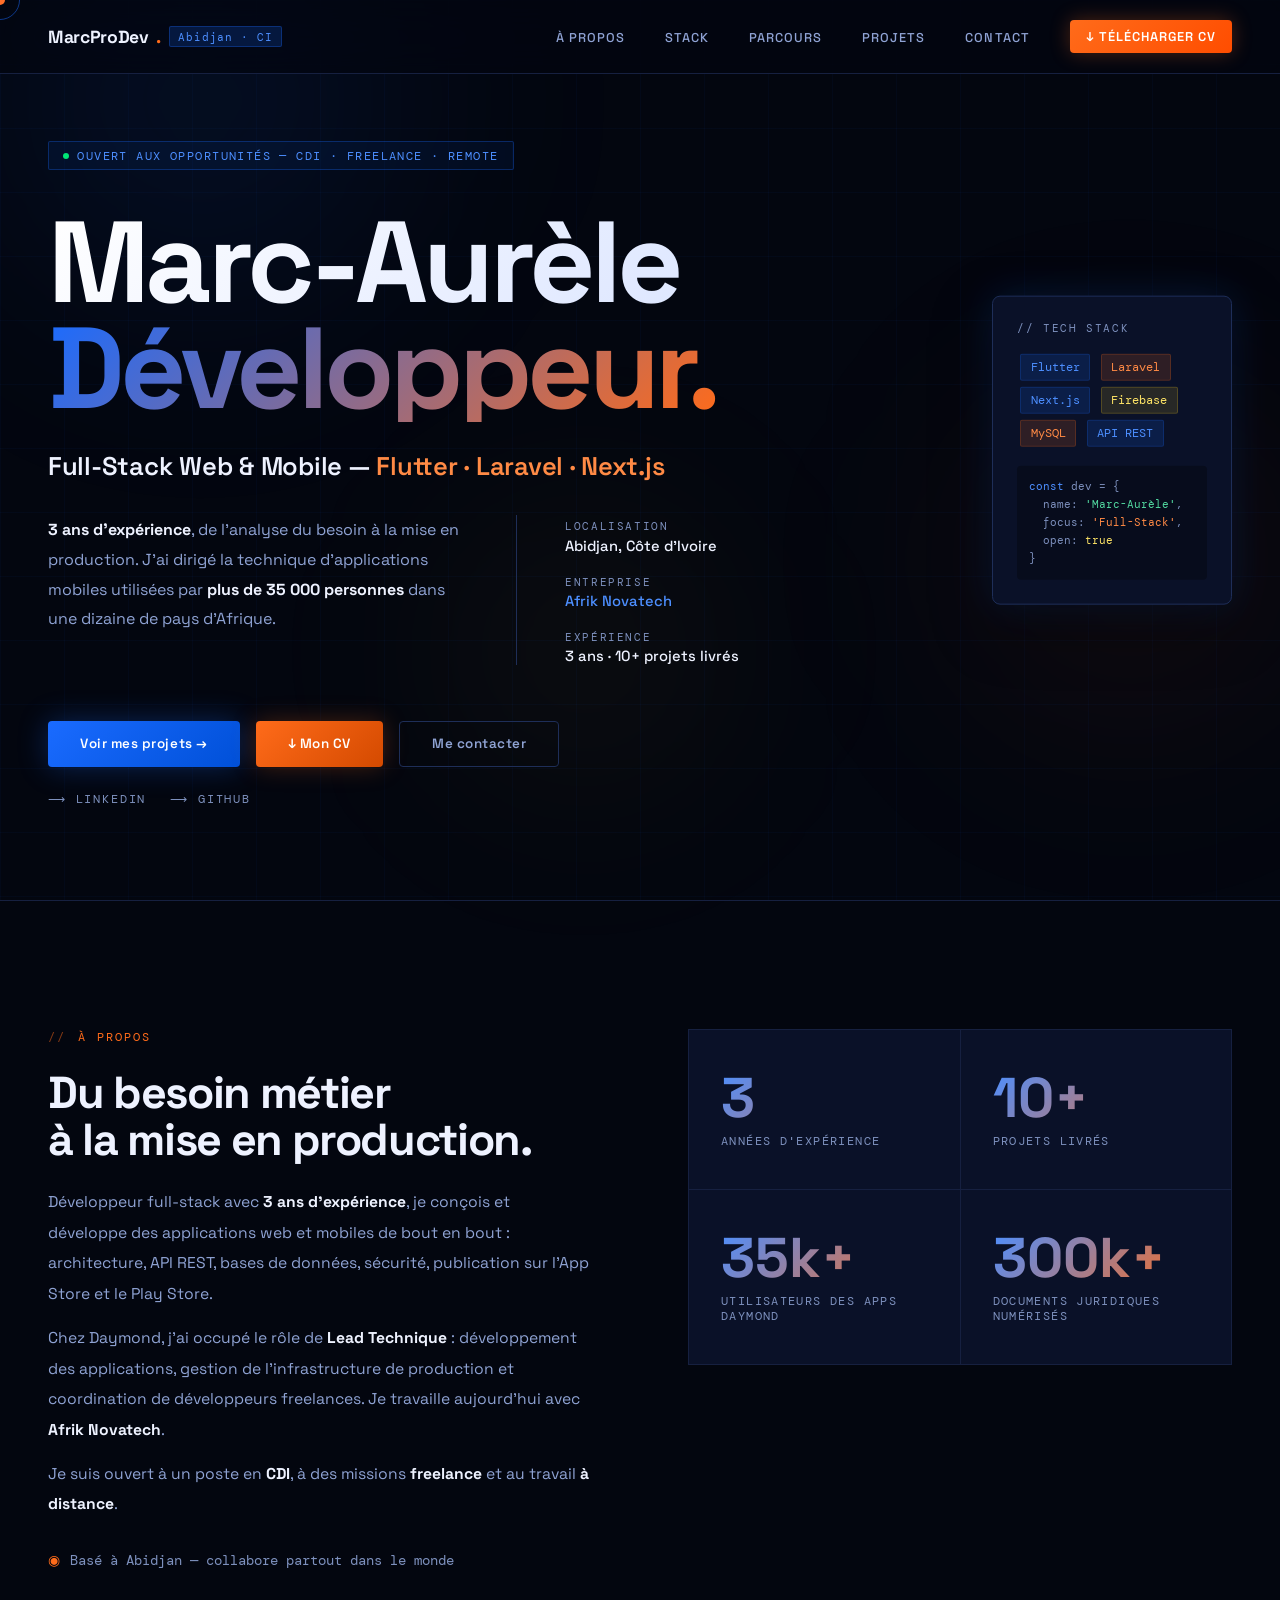
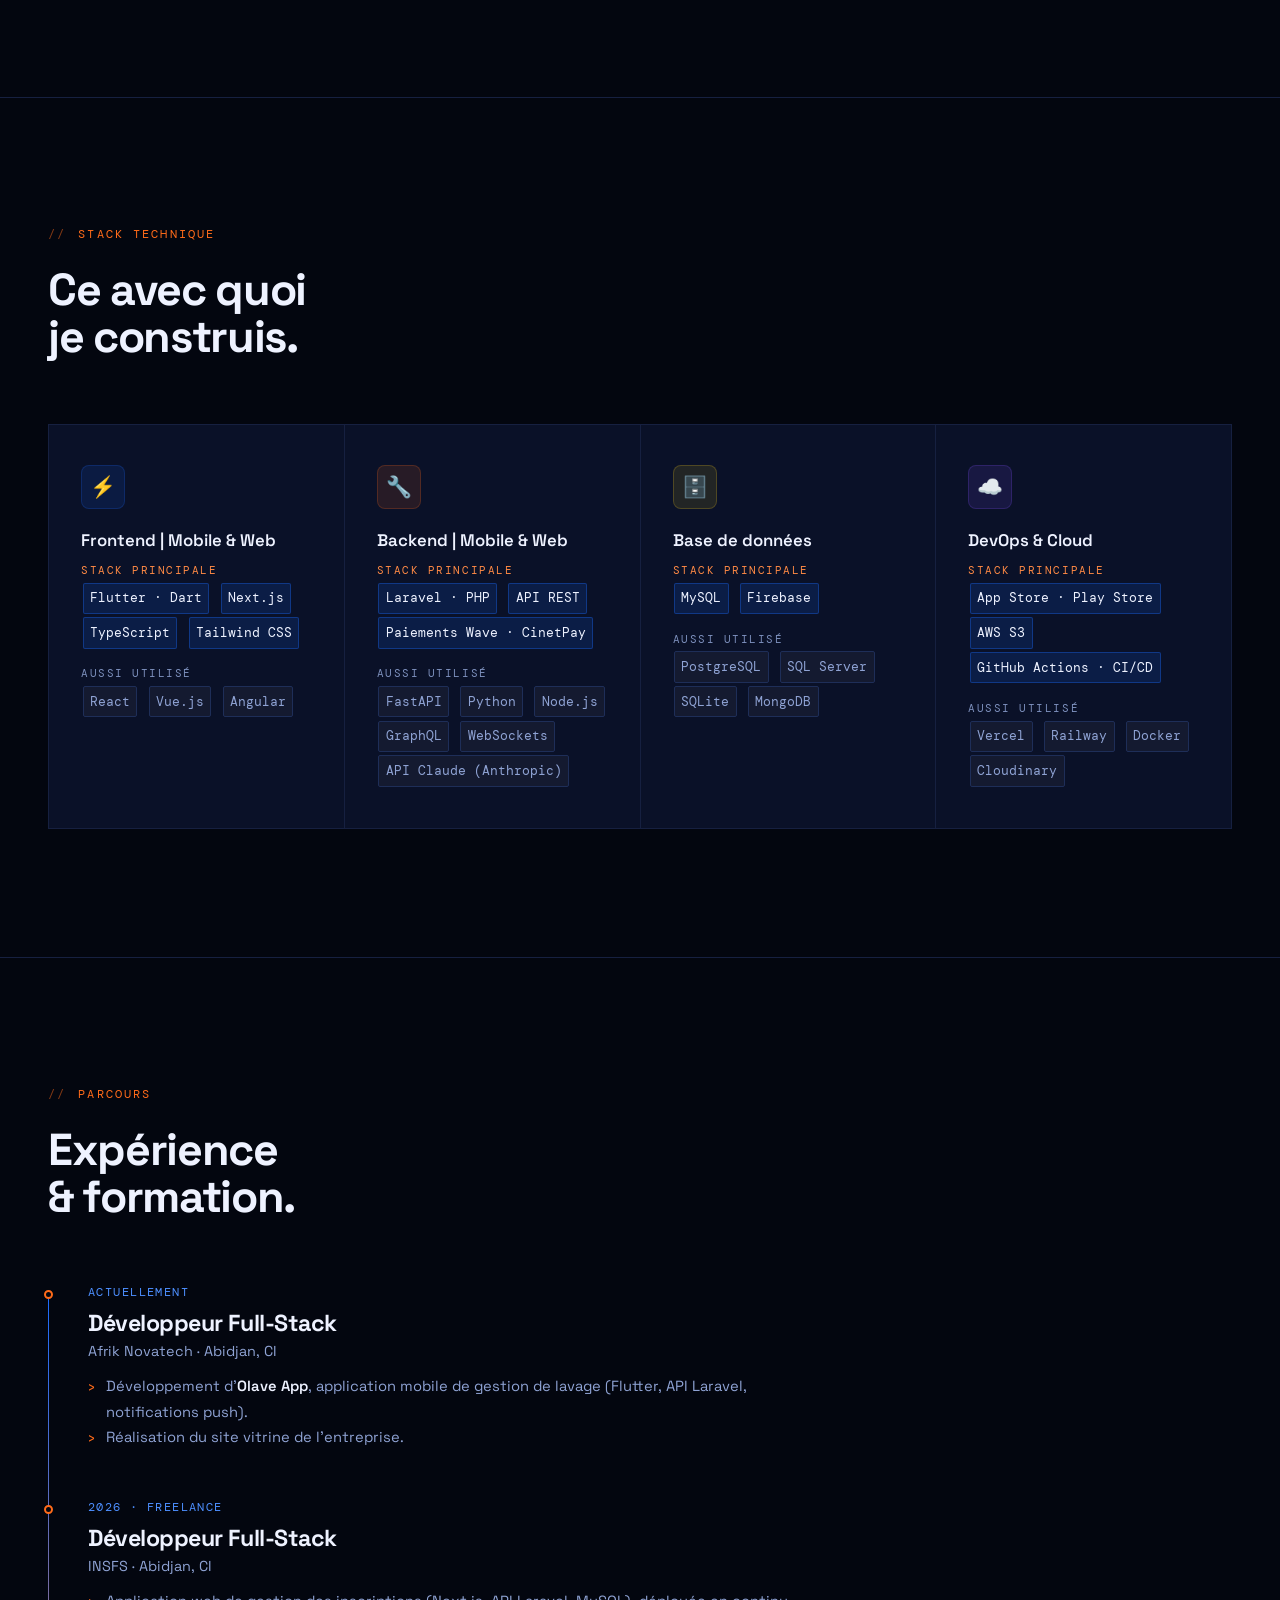
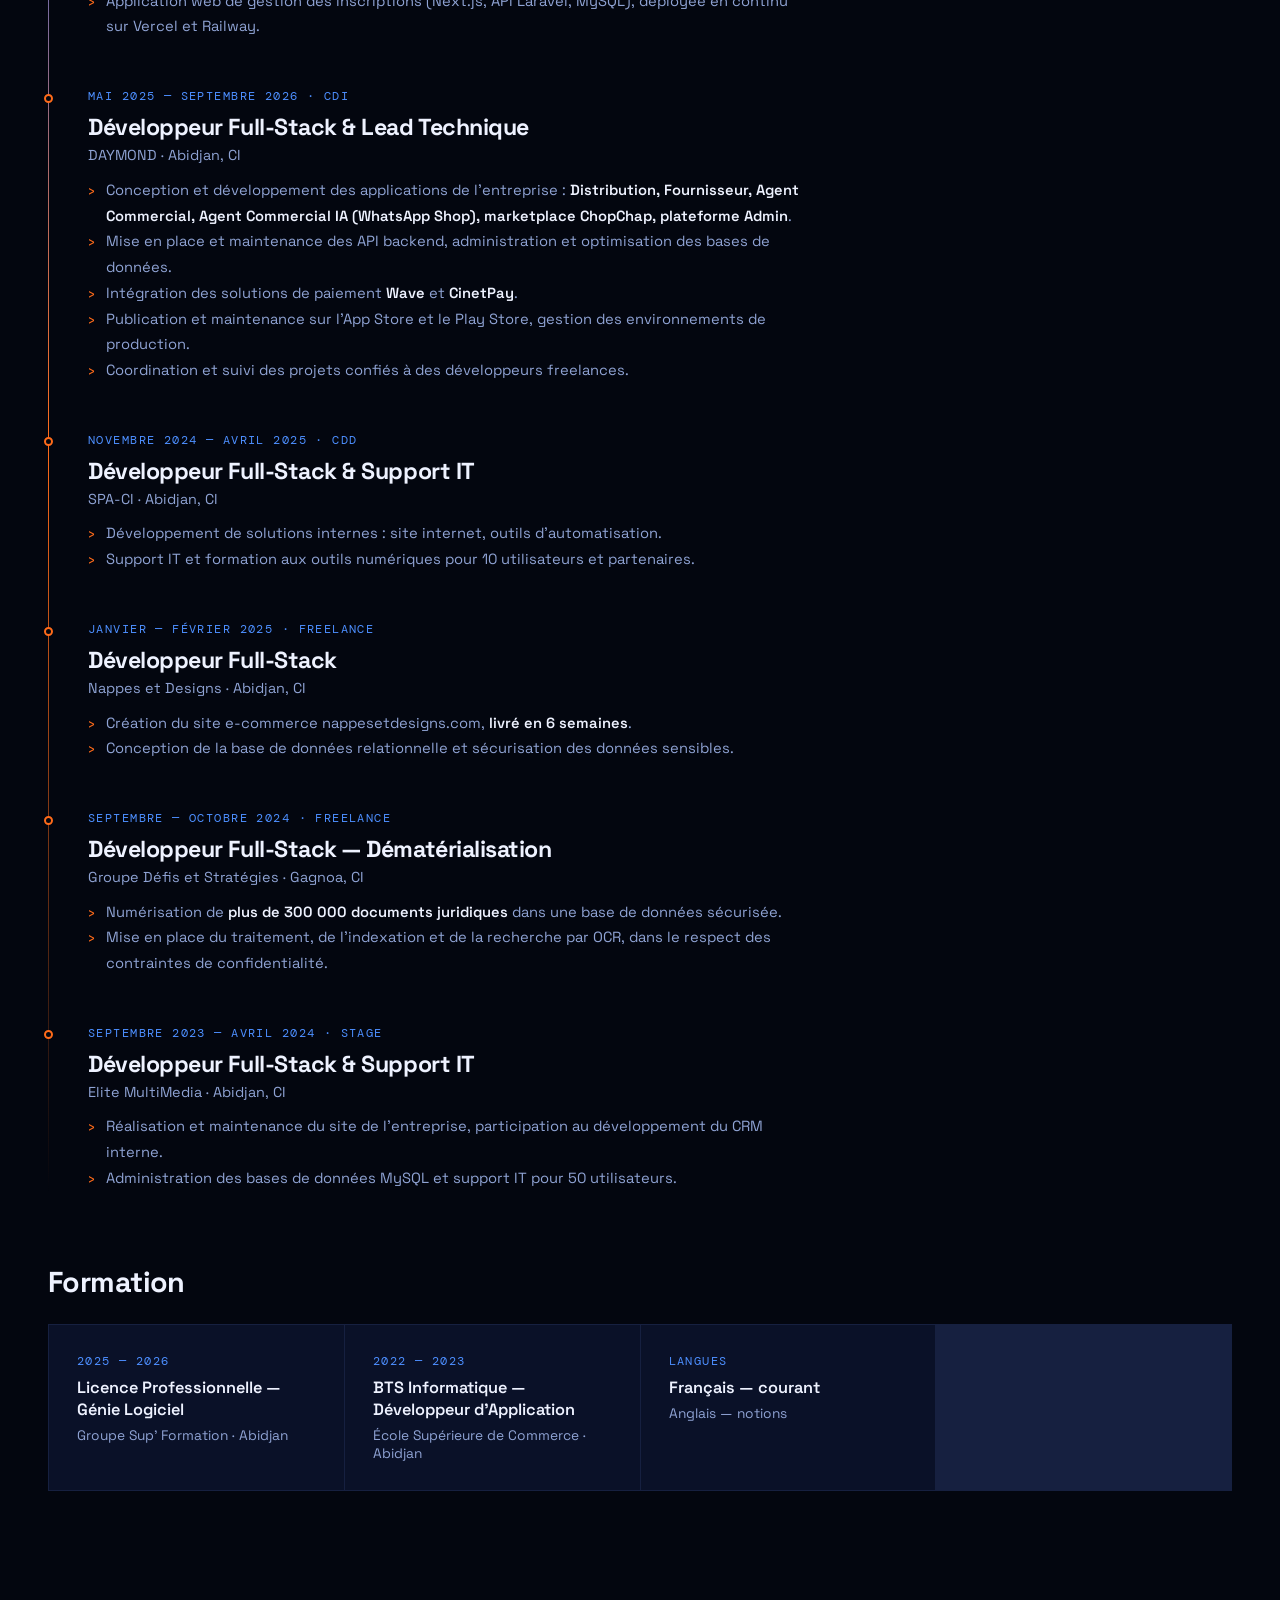
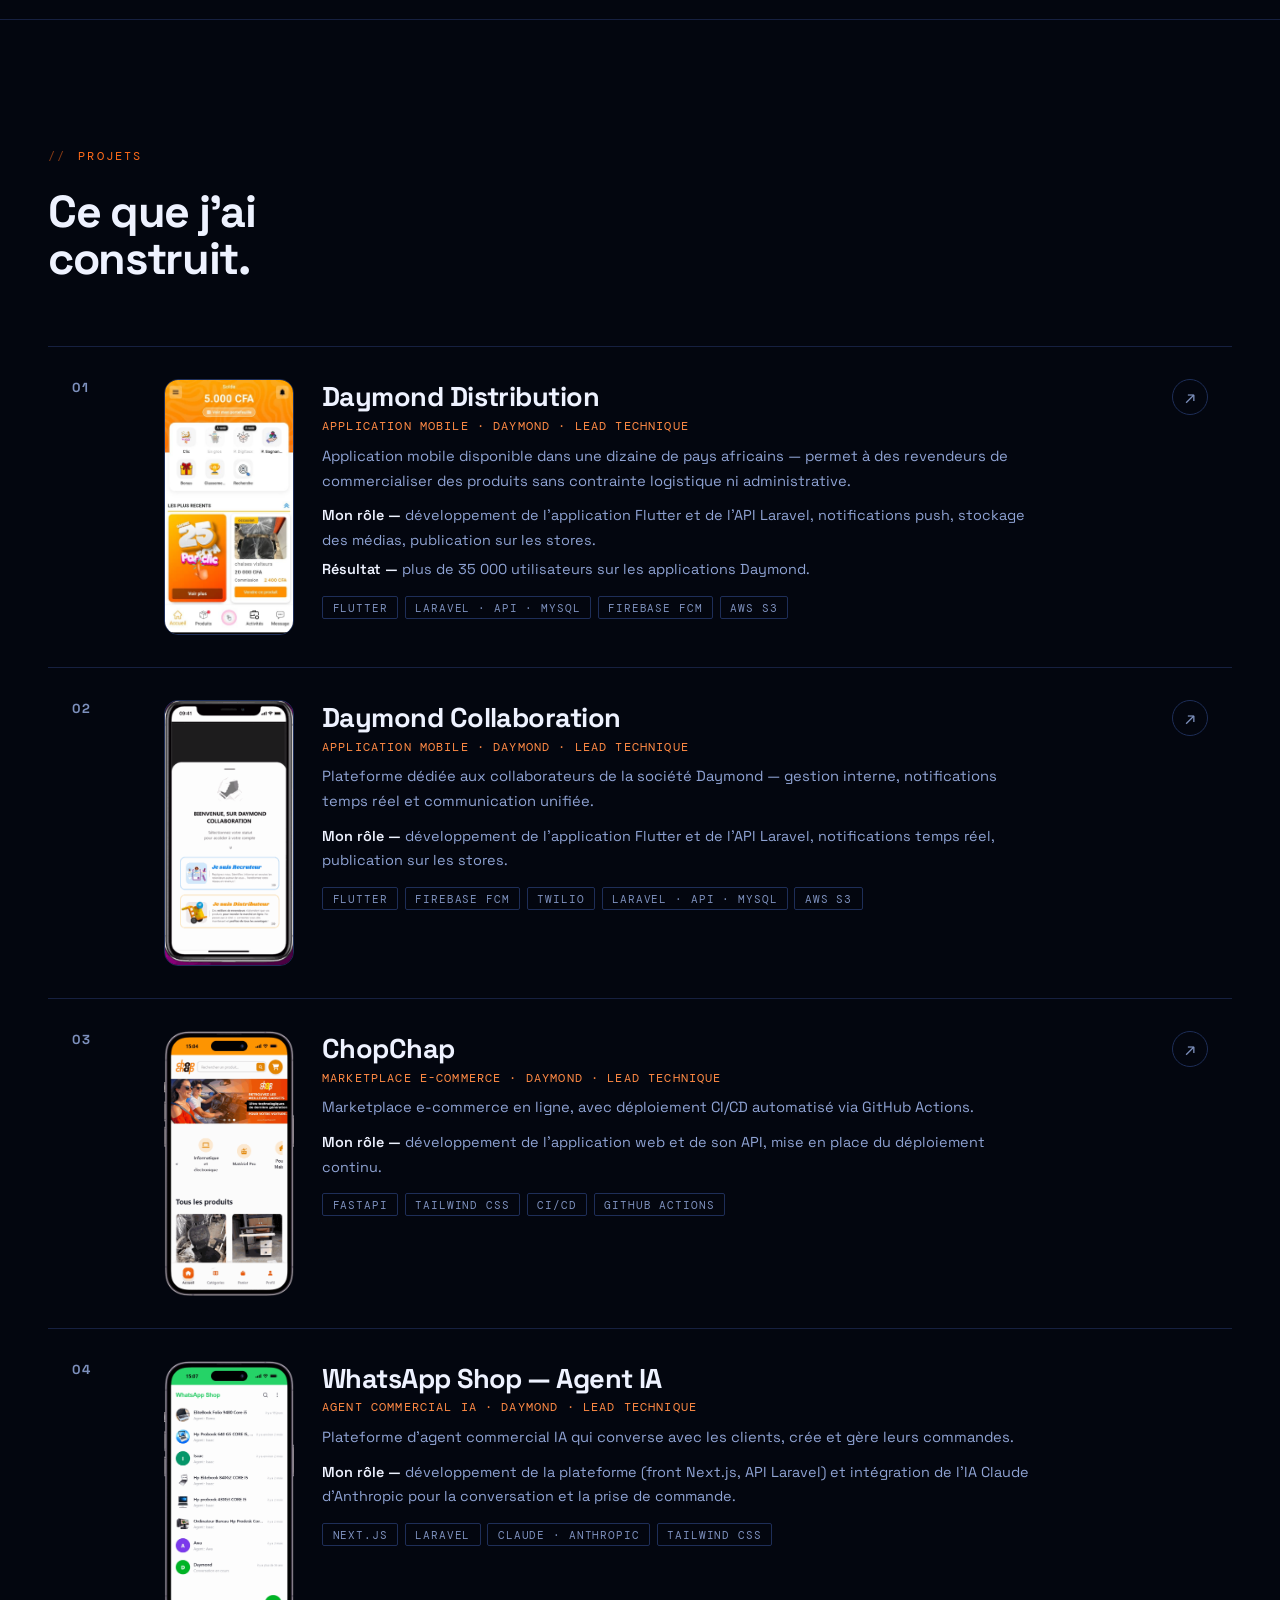
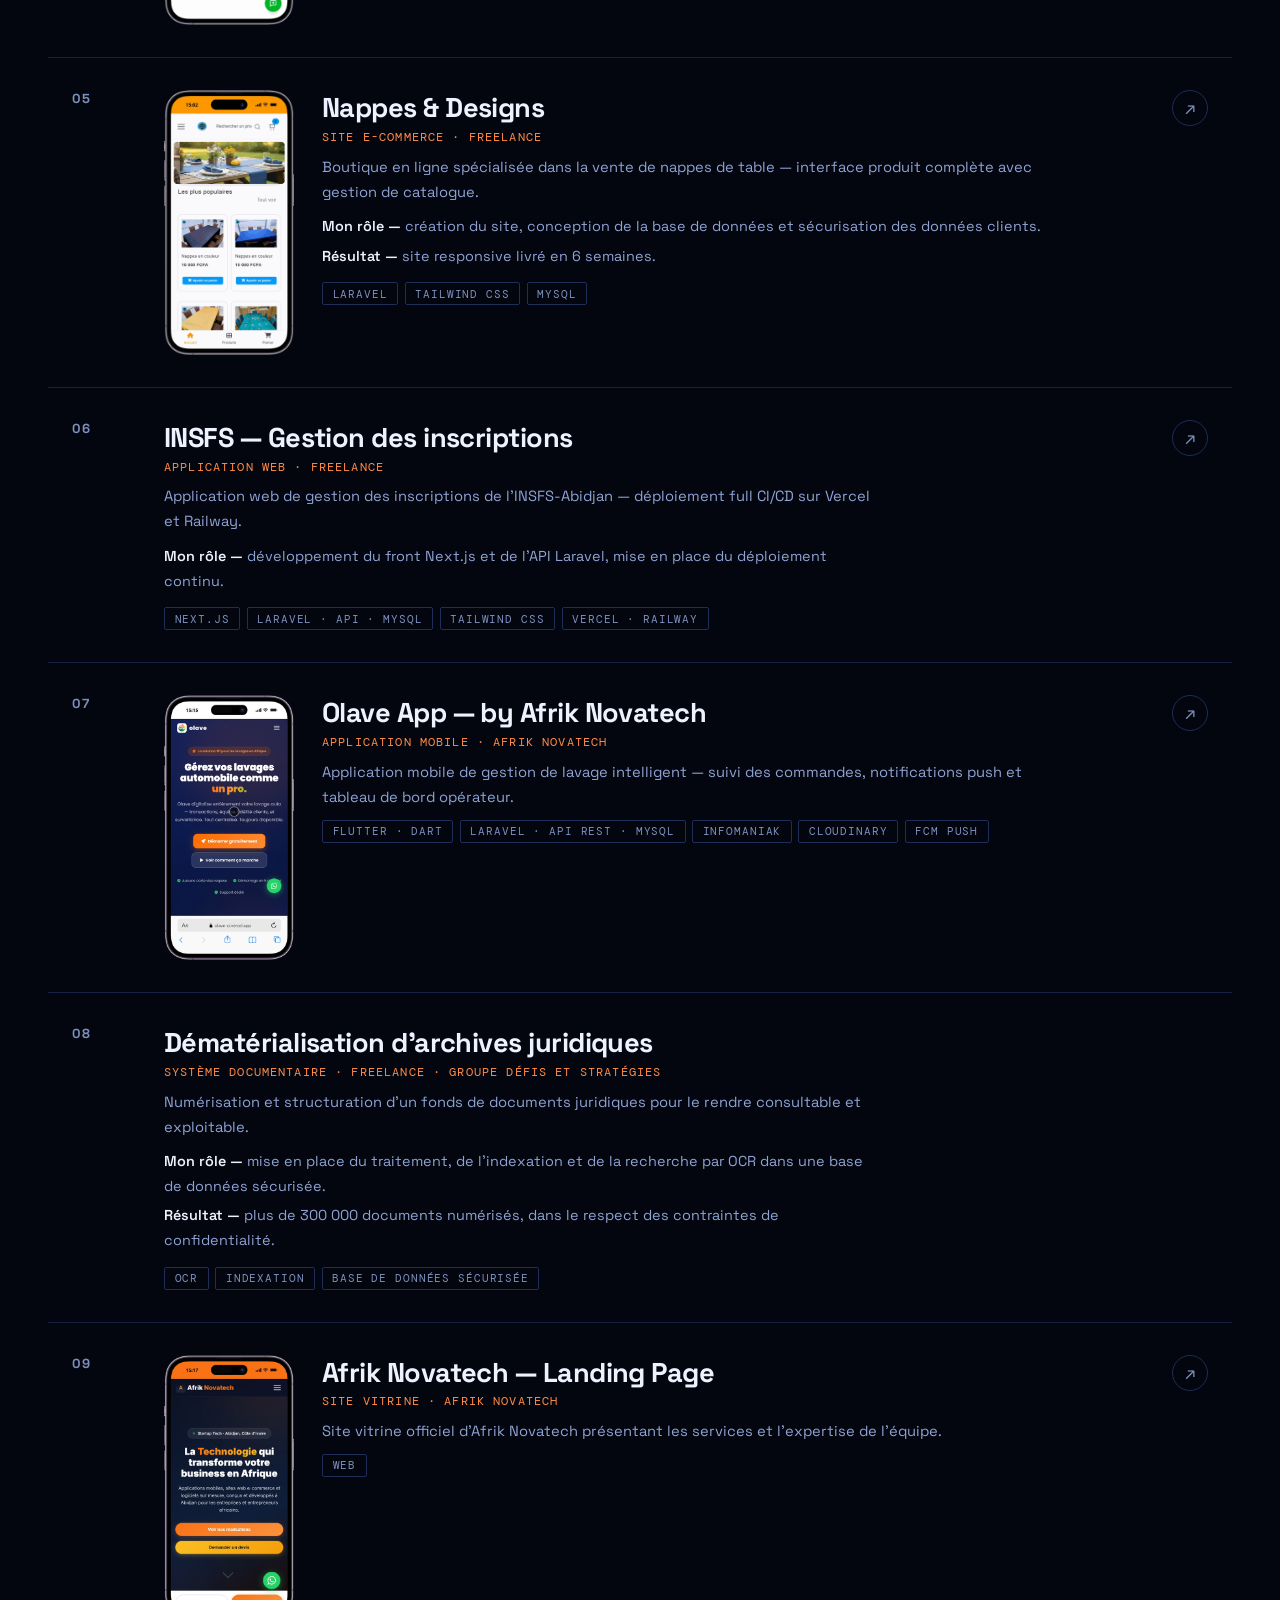
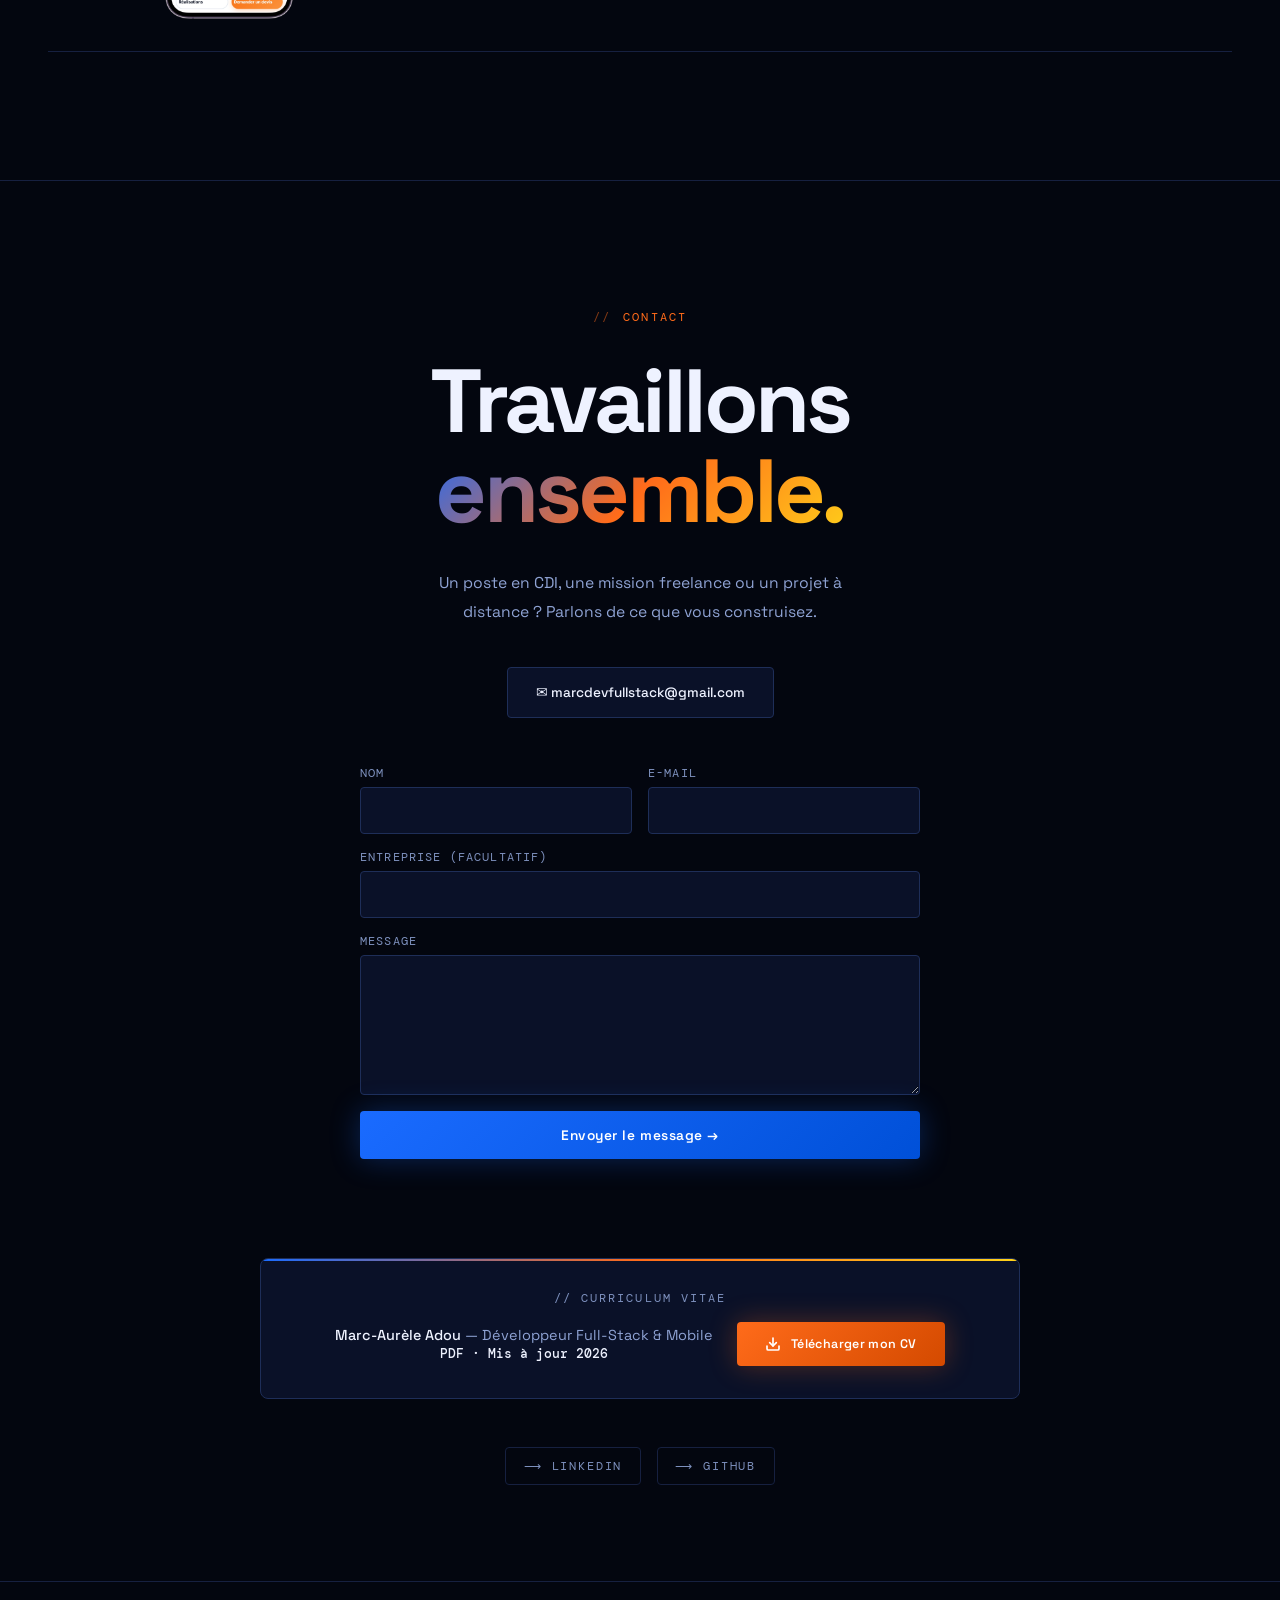
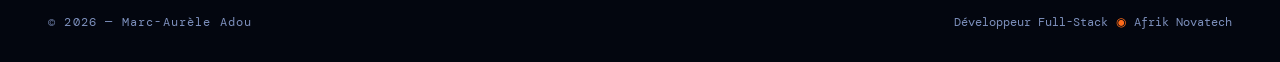
<file: index.html>
<!DOCTYPE html>
<html lang="fr">
<head>
  <meta charset="UTF-8" />
  <meta name="viewport" content="width=device-width, initial-scale=1.0" />
  <title>Marc-Aurèle Adou — Développeur Full-Stack Web &amp; Mobile (Flutter, Laravel) · Abidjan</title>
  <meta name="description" content="Développeur Full-Stack Web &amp; Mobile basé à Abidjan. 3 ans d&#39;expérience, 10+ projets livrés, applications Flutter et Laravel utilisées par plus de 35 000 personnes. Ouvert aux opportunités CDI, freelance et remote." />
  <meta name="author" content="Marc-Aurèle Adou" />
  <meta name="theme-color" content="#03060f" />
  <meta property="og:type" content="website" />
  <meta property="og:locale" content="fr_FR" />
  <meta property="og:site_name" content="MarcProDev" />
  <meta property="og:title" content="Marc-Aurèle Adou — Développeur Full-Stack Web &amp; Mobile (Flutter, Laravel) · Abidjan" />
  <meta property="og:description" content="Développeur Full-Stack Web &amp; Mobile basé à Abidjan. 3 ans d&#39;expérience, 10+ projets livrés, applications Flutter et Laravel utilisées par plus de 35 000 personnes. Ouvert aux opportunités CDI, freelance et remote." />
  <meta property="og:image" content="assets/og-image.png" />
  <meta property="og:url" content="" />
  <meta name="twitter:card" content="summary_large_image" />
  <link rel="icon" href="data:image/svg+xml,%3Csvg xmlns='http://www.w3.org/2000/svg' viewBox='0 0 64 64'%3E%3Crect width='64' height='64' rx='12' fill='%2303060f'/%3E%3Ctext x='50%25' y='54%25' dominant-baseline='middle' text-anchor='middle' font-family='Arial,sans-serif' font-weight='800' font-size='38' fill='%23ff6b1a'%3EM%3C/text%3E%3C/svg%3E" />
  <link rel="preconnect" href="https://fonts.googleapis.com" />
  <link rel="preconnect" href="https://fonts.gstatic.com" crossorigin />
  <script>document.documentElement.classList.add('js');</script>
  <link href="https://fonts.googleapis.com/css2?family=Clash+Display:wght@400;500;600;700&family=Space+Grotesk:wght@300;400;500;600;700&family=DM+Mono:wght@300;400;500&display=swap" rel="stylesheet" />
  <link rel="stylesheet" href="css/site.css" />
</head>
<body>

<div id="cursor"></div>
<div id="cursor-ring"></div>

<div class="bg-orb bg-orb-1"></div>
<div class="bg-orb bg-orb-2"></div>
<div class="bg-orb bg-orb-3"></div>
<div class="grid-bg"></div>

<!-- MENU MOBILE -->
<div class="mobile-menu" id="mobile-menu">
  <a href="#about" onclick="closeMenu()">À propos</a>
  <a href="#skills" onclick="closeMenu()">Stack</a>
  <a href="#experience" onclick="closeMenu()">Parcours</a>
  <a href="#projects" onclick="closeMenu()">Projets</a>
  <a href="#contact" onclick="closeMenu()">Contact</a>
  <a href="assets/CV_Adou_Marc-Aurele_DevFullStack.pdf" download="Marc-Aurele-Adou-CV.pdf" class="mobile-cv" onclick="closeMenu()">↓ Télécharger CV</a>
</div>

<!-- NAV -->
<nav>
  <div class="nav-logo">
    MarcProDev<span class="dot">.</span>
    <span class="badge">Abidjan · CI</span>
  </div>
  <ul>
    <li><a href="#about">À propos</a></li>
    <li><a href="#skills">Stack</a></li>
    <li><a href="#experience">Parcours</a></li>
    <li><a href="#projects">Projets</a></li>
    <li><a href="#contact">Contact</a></li>
    <li>
      <a href="assets/CV_Adou_Marc-Aurele_DevFullStack.pdf" download="Marc-Aurele-Adou-CV.pdf" class="nav-cv">
        ↓ Télécharger CV
      </a>
    </li>
  </ul>
  <button class="hamburger" id="hamburger" aria-label="Ouvrir le menu" aria-expanded="false" aria-controls="mobile-menu" onclick="toggleMenu()">
    <span></span><span></span><span></span>
  </button>
</nav>

<main>
<!-- HERO -->
<section id="hero">
  <div class="hero-availability" data-pf="availability"><!--pf:availability--><span class="pulse"></span> Ouvert aux opportunités — CDI · Freelance · Remote<!--/pf:availability--></div>
  <h1 class="hero-title">
    <span class="name-line" data-pf="name"><!--pf:name-->Marc-Aurèle<!--/pf:name--></span>
    <span class="role-line" data-pf="headline"><!--pf:headline-->Développeur.<!--/pf:headline--></span>
  </h1>
  <p class="hero-role" data-pf="role"><!--pf:role-->Full-Stack Web &amp; Mobile — <span>Flutter · Laravel · Next.js</span><!--/pf:role--></p>
  <div class="hero-sub">
    <p class="hero-desc" data-pf="heroDesc"><!--pf:heroDesc--><strong>3 ans d&#39;expérience</strong>, de l&#39;analyse du besoin à la mise en production. J&#39;ai dirigé la technique d&#39;applications mobiles utilisées par <strong>plus de 35 000 personnes</strong> dans une dizaine de pays d&#39;Afrique.<!--/pf:heroDesc--></p>
    <div class="hero-divider"></div>
    <div class="hero-meta" data-pf="heroMeta"><!--pf:heroMeta--><div class="hero-meta-item"><span class="hero-meta-label">Localisation</span><span class="hero-meta-val">Abidjan, Côte d&#39;Ivoire</span></div><div class="hero-meta-item"><span class="hero-meta-label">Entreprise</span><span class="hero-meta-val accent">Afrik Novatech</span></div><div class="hero-meta-item"><span class="hero-meta-label">Expérience</span><span class="hero-meta-val">3 ans · 10+ projets livrés</span></div><!--/pf:heroMeta--></div>
  </div>
  <div class="hero-cta">
    <a href="#projects" class="btn btn-blue">Voir mes projets →</a>
    <a href="assets/CV_Adou_Marc-Aurele_DevFullStack.pdf" download="Marc-Aurele-Adou-CV.pdf" class="btn btn-cv-hero">↓ Mon CV</a>
    <a href="#contact" class="btn btn-ghost">Me contacter</a>
  </div>
  <div class="hero-links" data-pf="heroLinks"><!--pf:heroLinks--><a href="https://www.linkedin.com/in/marc-aur%C3%A8le-adou-5860532b1/" target="_blank" rel="noopener noreferrer">⟶ LinkedIn</a><a href="https://github.com/marcdevfullstack-cloud" target="_blank" rel="noopener noreferrer">⟶ GitHub</a><!--/pf:heroLinks--></div>

  <!-- Floating Code Card -->
  <div class="hero-card" aria-hidden="true">
    <div class="hero-card-title">// tech stack</div>
    <div class="hero-pills" data-pf="heroPills"><!--pf:heroPills--><span class="skill-pill pill-blue">Flutter</span> <span class="skill-pill pill-orange">Laravel</span> <span class="skill-pill pill-blue">Next.js</span> <span class="skill-pill pill-yellow">Firebase</span> <span class="skill-pill pill-orange">MySQL</span> <span class="skill-pill pill-blue">API REST</span><!--/pf:heroPills--></div>
    <div class="hero-card-code">
      <span class="c-blue">const</span> dev = {<br>
      &nbsp;&nbsp;name: <span class="c-green">'Marc-Aurèle'</span>,<br>
      &nbsp;&nbsp;focus: <span class="c-orange">'Full-Stack'</span>,<br>
      &nbsp;&nbsp;open: <span class="c-yellow">true</span><br>
      }
    </div>
  </div>
</section>

<!-- ABOUT -->
<section id="about">
  <div class="reveal">
    <div class="section-eyebrow">À propos</div>
    <h2 class="section-title" data-pf="aboutTitle"><!--pf:aboutTitle-->Du besoin métier<br>à la mise en production.<!--/pf:aboutTitle--></h2>
    <div class="about-body" data-pf="aboutBody"><!--pf:aboutBody--><p class="about-text">Développeur full-stack avec <strong>3 ans d&#39;expérience</strong>, je conçois et développe des applications web et mobiles de bout en bout : architecture, API REST, bases de données, sécurité, publication sur l&#39;App Store et le Play Store.</p><p class="about-text">Chez Daymond, j&#39;ai occupé le rôle de <strong>Lead Technique</strong> : développement des applications, gestion de l&#39;infrastructure de production et coordination de développeurs freelances. Je travaille aujourd&#39;hui avec <strong>Afrik Novatech</strong>.</p><p class="about-text">Je suis ouvert à un poste en <strong>CDI</strong>, à des missions <strong>freelance</strong> et au travail <strong>à distance</strong>.</p><div class="about-location"><span class="loc-pin">◉</span> Basé à Abidjan — collabore partout dans le monde</div><!--/pf:aboutBody--></div>
  </div>
  <div class="stats-grid reveal" style="transition-delay:0.12s" data-pf="stats"><!--pf:stats--><div class="stat"><div class="stat-num">3</div><div class="stat-label">Années d&#39;expérience</div></div><div class="stat"><div class="stat-num">10+</div><div class="stat-label">Projets livrés</div></div><div class="stat"><div class="stat-num">35k+</div><div class="stat-label">Utilisateurs des apps Daymond</div></div><div class="stat"><div class="stat-num">300k+</div><div class="stat-label">Documents juridiques numérisés</div></div><!--/pf:stats--></div>
</section>

<!-- SKILLS -->
<section id="skills">
  <div class="skills-head reveal">
    <div class="section-eyebrow">Stack technique</div>
    <h2 class="section-title" data-pf="skillsTitle"><!--pf:skillsTitle-->Ce avec quoi<br>je construis.<!--/pf:skillsTitle--></h2>
  </div>
  <div class="skills-grid" data-pf="skills"><!--pf:skills--><div class="skill-card"><div class="skill-icon-wrap icon-blue" aria-hidden="true">⚡</div><div class="skill-name">Frontend | Mobile &amp; Web</div><div class="skill-sub">Stack principale</div><div class="skill-list"><span class="tag-inline main">Flutter · Dart</span> <span class="tag-inline main">Next.js</span> <span class="tag-inline main">TypeScript</span> <span class="tag-inline main">Tailwind CSS</span></div><div class="skill-sub alt">Aussi utilisé</div><div class="skill-list"><span class="tag-inline">React</span> <span class="tag-inline">Vue.js</span> <span class="tag-inline">Angular</span></div></div><div class="skill-card"><div class="skill-icon-wrap icon-orange" aria-hidden="true">🔧</div><div class="skill-name">Backend | Mobile &amp; Web</div><div class="skill-sub">Stack principale</div><div class="skill-list"><span class="tag-inline main">Laravel · PHP</span> <span class="tag-inline main">API REST</span> <span class="tag-inline main">Paiements Wave · CinetPay</span></div><div class="skill-sub alt">Aussi utilisé</div><div class="skill-list"><span class="tag-inline">FastAPI</span> <span class="tag-inline">Python</span> <span class="tag-inline">Node.js</span> <span class="tag-inline">GraphQL</span> <span class="tag-inline">WebSockets</span> <span class="tag-inline">API Claude (Anthropic)</span></div></div><div class="skill-card"><div class="skill-icon-wrap icon-yellow" aria-hidden="true">🗄️</div><div class="skill-name">Base de données</div><div class="skill-sub">Stack principale</div><div class="skill-list"><span class="tag-inline main">MySQL</span> <span class="tag-inline main">Firebase</span></div><div class="skill-sub alt">Aussi utilisé</div><div class="skill-list"><span class="tag-inline">PostgreSQL</span> <span class="tag-inline">SQL Server</span> <span class="tag-inline">SQLite</span> <span class="tag-inline">MongoDB</span></div></div><div class="skill-card"><div class="skill-icon-wrap icon-purple" aria-hidden="true">☁️</div><div class="skill-name">DevOps &amp; Cloud</div><div class="skill-sub">Stack principale</div><div class="skill-list"><span class="tag-inline main">App Store · Play Store</span> <span class="tag-inline main">AWS S3</span> <span class="tag-inline main">GitHub Actions · CI/CD</span></div><div class="skill-sub alt">Aussi utilisé</div><div class="skill-list"><span class="tag-inline">Vercel</span> <span class="tag-inline">Railway</span> <span class="tag-inline">Docker</span> <span class="tag-inline">Cloudinary</span></div></div><!--/pf:skills--></div>
</section>

<!-- PARCOURS -->
<section id="experience">
  <div class="exp-head reveal">
    <div class="section-eyebrow">Parcours</div>
    <h2 class="section-title" data-pf="experienceTitle"><!--pf:experienceTitle-->Expérience<br>&amp; formation.<!--/pf:experienceTitle--></h2>
  </div>
  <div class="timeline" data-pf="timeline"><!--pf:timeline--><div class="timeline-item"><div class="exp-period">Actuellement</div><div class="exp-title">Développeur Full-Stack</div><div class="exp-company">Afrik Novatech · Abidjan, CI</div><ul class="exp-list"><li>Développement d&#39;<strong>Olave App</strong>, application mobile de gestion de lavage (Flutter, API Laravel, notifications push).</li><li>Réalisation du site vitrine de l&#39;entreprise.</li></ul></div><div class="timeline-item"><div class="exp-period">2026 · Freelance</div><div class="exp-title">Développeur Full-Stack</div><div class="exp-company">INSFS · Abidjan, CI</div><ul class="exp-list"><li>Application web de gestion des inscriptions (Next.js, API Laravel, MySQL), déployée en continu sur Vercel et Railway.</li></ul></div><div class="timeline-item"><div class="exp-period">Mai 2025 — Septembre 2026 · CDI</div><div class="exp-title">Développeur Full-Stack &amp; Lead Technique</div><div class="exp-company">DAYMOND · Abidjan, CI</div><ul class="exp-list"><li>Conception et développement des applications de l&#39;entreprise : <strong>Distribution, Fournisseur, Agent Commercial, Agent Commercial IA (WhatsApp Shop), marketplace ChopChap, plateforme Admin</strong>.</li><li>Mise en place et maintenance des API backend, administration et optimisation des bases de données.</li><li>Intégration des solutions de paiement <strong>Wave</strong> et <strong>CinetPay</strong>.</li><li>Publication et maintenance sur l&#39;App Store et le Play Store, gestion des environnements de production.</li><li>Coordination et suivi des projets confiés à des développeurs freelances.</li></ul></div><div class="timeline-item"><div class="exp-period">Novembre 2024 — Avril 2025 · CDD</div><div class="exp-title">Développeur Full-Stack &amp; Support IT</div><div class="exp-company">SPA-CI · Abidjan, CI</div><ul class="exp-list"><li>Développement de solutions internes : site internet, outils d&#39;automatisation.</li><li>Support IT et formation aux outils numériques pour 10 utilisateurs et partenaires.</li></ul></div><div class="timeline-item"><div class="exp-period">Janvier — Février 2025 · Freelance</div><div class="exp-title">Développeur Full-Stack</div><div class="exp-company">Nappes et Designs · Abidjan, CI</div><ul class="exp-list"><li>Création du site e-commerce nappesetdesigns.com, <strong>livré en 6 semaines</strong>.</li><li>Conception de la base de données relationnelle et sécurisation des données sensibles.</li></ul></div><div class="timeline-item"><div class="exp-period">Septembre — Octobre 2024 · Freelance</div><div class="exp-title">Développeur Full-Stack — Dématérialisation</div><div class="exp-company">Groupe Défis et Stratégies · Gagnoa, CI</div><ul class="exp-list"><li>Numérisation de <strong>plus de 300 000 documents juridiques</strong> dans une base de données sécurisée.</li><li>Mise en place du traitement, de l&#39;indexation et de la recherche par OCR, dans le respect des contraintes de confidentialité.</li></ul></div><div class="timeline-item"><div class="exp-period">Septembre 2023 — Avril 2024 · Stage</div><div class="exp-title">Développeur Full-Stack &amp; Support IT</div><div class="exp-company">Elite MultiMedia · Abidjan, CI</div><ul class="exp-list"><li>Réalisation et maintenance du site de l&#39;entreprise, participation au développement du CRM interne.</li><li>Administration des bases de données MySQL et support IT pour 50 utilisateurs.</li></ul></div><!--/pf:timeline--></div>

  <h3 class="edu-title reveal">Formation</h3>
  <div class="edu-grid reveal" data-pf="education"><!--pf:education--><div class="edu-card"><div class="exp-period">2025 — 2026</div><div class="edu-name">Licence Professionnelle — Génie Logiciel</div><div class="edu-school">Groupe Sup&#39; Formation · Abidjan</div></div><div class="edu-card"><div class="exp-period">2022 — 2023</div><div class="edu-name">BTS Informatique — Développeur d&#39;Application</div><div class="edu-school">École Supérieure de Commerce · Abidjan</div></div><div class="edu-card"><div class="exp-period">Langues</div><div class="edu-name">Français — courant</div><div class="edu-school">Anglais — notions</div></div><!--/pf:education--></div>
</section>

<!-- PROJECTS -->
<section id="projects">
  <div class="projects-head reveal">
    <div class="section-eyebrow">Projets</div>
    <h2 class="section-title" data-pf="projectsTitle"><!--pf:projectsTitle-->Ce que j&#39;ai<br>construit.<!--/pf:projectsTitle--></h2>
  </div>

  <div class="project-list" data-pf="projects"><!--pf:projects--><div class="project-item"><div class="project-num">01</div><div class="project-info has-shot"><div class="project-shot raw"><img src="assets/project-daymond-distribution.jpg" alt="Capture du projet Daymond Distribution" loading="lazy" /></div><div class="project-body"><div class="project-name">Daymond Distribution</div><div class="project-context">Application mobile · Daymond · Lead Technique</div><div class="project-desc">Application mobile disponible dans une dizaine de pays africains — permet à des revendeurs de commercialiser des produits sans contrainte logistique ni administrative.</div><div class="project-facts"><div><b>Mon rôle —</b> développement de l&#39;application Flutter et de l&#39;API Laravel, notifications push, stockage des médias, publication sur les stores.</div><div><b>Résultat —</b> plus de 35 000 utilisateurs sur les applications Daymond.</div></div><div class="project-tags"><span class="tag">Flutter</span><span class="tag">Laravel · API · MySQL</span><span class="tag">Firebase FCM</span><span class="tag">AWS S3</span></div></div></div><a href="https://play.google.com/store/apps/details?id=com.daymondboutique.distribution_frontend" target="_blank" rel="noopener noreferrer" class="project-link" aria-label="Ouvrir Daymond Distribution dans un nouvel onglet">↗</a></div><div class="project-item"><div class="project-num">02</div><div class="project-info has-shot"><div class="project-shot crop"><img src="assets/project-collaboration.png" alt="Capture du projet Daymond Collaboration" loading="lazy" /></div><div class="project-body"><div class="project-name">Daymond Collaboration</div><div class="project-context">Application mobile · Daymond · Lead Technique</div><div class="project-desc">Plateforme dédiée aux collaborateurs de la société Daymond — gestion interne, notifications temps réel et communication unifiée.</div><div class="project-facts"><div><b>Mon rôle —</b> développement de l&#39;application Flutter et de l&#39;API Laravel, notifications temps réel, publication sur les stores.</div></div><div class="project-tags"><span class="tag">Flutter</span><span class="tag">Firebase FCM</span><span class="tag">Twilio</span><span class="tag">Laravel · API · MySQL</span><span class="tag">AWS S3</span></div></div></div><a href="https://play.google.com/store/apps/details?id=com.innovat.daymond_collaboration_app" target="_blank" rel="noopener noreferrer" class="project-link" aria-label="Ouvrir Daymond Collaboration dans un nouvel onglet">↗</a></div><div class="project-item"><div class="project-num">03</div><div class="project-info has-shot"><div class="project-shot"><img src="assets/project-chopchap.png" alt="Capture du projet ChopChap" loading="lazy" /></div><div class="project-body"><div class="project-name">ChopChap</div><div class="project-context">Marketplace e-commerce · Daymond · Lead Technique</div><div class="project-desc">Marketplace e-commerce en ligne, avec déploiement CI/CD automatisé via GitHub Actions.</div><div class="project-facts"><div><b>Mon rôle —</b> développement de l&#39;application web et de son API, mise en place du déploiement continu.</div></div><div class="project-tags"><span class="tag">FastAPI</span><span class="tag">Tailwind CSS</span><span class="tag">CI/CD</span><span class="tag">GitHub Actions</span></div></div></div><a href="https://chopchap.com/" target="_blank" rel="noopener noreferrer" class="project-link" aria-label="Ouvrir ChopChap dans un nouvel onglet">↗</a></div><div class="project-item"><div class="project-num">04</div><div class="project-info has-shot"><div class="project-shot"><img src="assets/project-whatsappshop.png" alt="Capture du projet WhatsApp Shop — Agent IA" loading="lazy" /></div><div class="project-body"><div class="project-name">WhatsApp Shop — Agent IA</div><div class="project-context">Agent commercial IA · Daymond · Lead Technique</div><div class="project-desc">Plateforme d&#39;agent commercial IA qui converse avec les clients, crée et gère leurs commandes.</div><div class="project-facts"><div><b>Mon rôle —</b> développement de la plateforme (front Next.js, API Laravel) et intégration de l&#39;IA Claude d&#39;Anthropic pour la conversation et la prise de commande.</div></div><div class="project-tags"><span class="tag">Next.js</span><span class="tag">Laravel</span><span class="tag">Claude · Anthropic</span><span class="tag">Tailwind CSS</span></div></div></div><span></span></div><div class="project-item"><div class="project-num">05</div><div class="project-info has-shot"><div class="project-shot"><img src="assets/project-nappesetdesigns.png" alt="Capture du projet Nappes &amp; Designs" loading="lazy" /></div><div class="project-body"><div class="project-name">Nappes &amp; Designs</div><div class="project-context">Site e-commerce · Freelance</div><div class="project-desc">Boutique en ligne spécialisée dans la vente de nappes de table — interface produit complète avec gestion de catalogue.</div><div class="project-facts"><div><b>Mon rôle —</b> création du site, conception de la base de données et sécurisation des données clients.</div><div><b>Résultat —</b> site responsive livré en 6 semaines.</div></div><div class="project-tags"><span class="tag">Laravel</span><span class="tag">Tailwind CSS</span><span class="tag">MySQL</span></div></div></div><a href="https://nappesetdesigns.com/" target="_blank" rel="noopener noreferrer" class="project-link" aria-label="Ouvrir Nappes &amp; Designs dans un nouvel onglet">↗</a></div><div class="project-item"><div class="project-num">06</div><div class="project-info"><div class="project-name">INSFS — Gestion des inscriptions</div><div class="project-context">Application web · Freelance</div><div class="project-desc">Application web de gestion des inscriptions de l&#39;INSFS-Abidjan — déploiement full CI/CD sur Vercel et Railway.</div><div class="project-facts"><div><b>Mon rôle —</b> développement du front Next.js et de l&#39;API Laravel, mise en place du déploiement continu.</div></div><div class="project-tags"><span class="tag">Next.js</span><span class="tag">Laravel · API · MySQL</span><span class="tag">Tailwind CSS</span><span class="tag">Vercel · Railway</span></div></div><a href="https://insfs-gestion.vercel.app/" target="_blank" rel="noopener noreferrer" class="project-link" aria-label="Ouvrir INSFS — Gestion des inscriptions dans un nouvel onglet">↗</a></div><div class="project-item"><div class="project-num">07</div><div class="project-info has-shot"><div class="project-shot"><img src="assets/project-olave.png" alt="Capture du projet Olave App — by Afrik Novatech" loading="lazy" /></div><div class="project-body"><div class="project-name">Olave App — by Afrik Novatech</div><div class="project-context">Application mobile · Afrik Novatech</div><div class="project-desc">Application mobile de gestion de lavage intelligent — suivi des commandes, notifications push et tableau de bord opérateur.</div><div class="project-tags"><span class="tag">Flutter · Dart</span><span class="tag">Laravel · API REST · MySQL</span><span class="tag">Infomaniak</span><span class="tag">Cloudinary</span><span class="tag">FCM Push</span></div></div></div><a href="https://olave-ci.vercel.app/" target="_blank" rel="noopener noreferrer" class="project-link" aria-label="Ouvrir Olave App — by Afrik Novatech dans un nouvel onglet">↗</a></div><div class="project-item"><div class="project-num">08</div><div class="project-info"><div class="project-name">Dématérialisation d&#39;archives juridiques</div><div class="project-context">Système documentaire · Freelance · Groupe Défis et Stratégies</div><div class="project-desc">Numérisation et structuration d&#39;un fonds de documents juridiques pour le rendre consultable et exploitable.</div><div class="project-facts"><div><b>Mon rôle —</b> mise en place du traitement, de l&#39;indexation et de la recherche par OCR dans une base de données sécurisée.</div><div><b>Résultat —</b> plus de 300 000 documents numérisés, dans le respect des contraintes de confidentialité.</div></div><div class="project-tags"><span class="tag">OCR</span><span class="tag">Indexation</span><span class="tag">Base de données sécurisée</span></div></div><span></span></div><div class="project-item"><div class="project-num">09</div><div class="project-info has-shot"><div class="project-shot"><img src="assets/project-afriknovatech.png" alt="Capture du projet Afrik Novatech — Landing Page" loading="lazy" /></div><div class="project-body"><div class="project-name">Afrik Novatech — Landing Page</div><div class="project-context">Site vitrine · Afrik Novatech</div><div class="project-desc">Site vitrine officiel d&#39;Afrik Novatech présentant les services et l&#39;expertise de l&#39;équipe.</div><div class="project-tags"><span class="tag">Web</span></div></div></div><a href="https://www.afriknovatech.com/" target="_blank" rel="noopener noreferrer" class="project-link" aria-label="Ouvrir Afrik Novatech — Landing Page dans un nouvel onglet">↗</a></div><!--/pf:projects--></div>
</section>

<!-- TÉMOIGNAGES (affichés seulement s'il y en a dans Supabase) -->
<section id="testimonials" hidden>
  <div class="testi-head">
    <div class="section-eyebrow">Témoignages</div>
    <h2 class="section-title" data-pf="testimonialsTitle"><!--pf:testimonialsTitle-->Ce qu&#39;ils disent<br>de mon travail.<!--/pf:testimonialsTitle--></h2>
  </div>
  <div class="testi-grid" data-pf="testimonials"><!--pf:testimonials--><!--/pf:testimonials--></div>
</section>

<!-- CONTACT -->
<section id="contact">
  <div class="contact-inner reveal">
    <div class="section-eyebrow" style="justify-content:center">Contact</div>
    <div class="contact-big" data-pf="contactTitle"><!--pf:contactTitle-->Travaillons<br><span class="grad">ensemble.</span><!--/pf:contactTitle--></div>
    <p class="contact-desc" data-pf="contactDesc"><!--pf:contactDesc-->Un poste en CDI, une mission freelance ou un projet à distance ? Parlons de ce que vous construisez.<!--/pf:contactDesc--></p>
    <div class="contact-actions" data-pf="contactActions"><!--pf:contactActions--><a href="mailto:marcdevfullstack@gmail.com" class="contact-email-badge">✉ marcdevfullstack@gmail.com</a><!--/pf:contactActions--></div>

    <form id="contact-form" class="contact-form">
      <div class="form-row">
        <div class="form-group"><label for="c-name">Nom</label><input id="c-name" name="name" type="text" maxlength="120" autocomplete="name" required /></div>
        <div class="form-group"><label for="c-email">E-mail</label><input id="c-email" name="email" type="email" maxlength="200" autocomplete="email" required /></div>
      </div>
      <div class="form-group"><label for="c-company">Entreprise (facultatif)</label><input id="c-company" name="company" type="text" maxlength="160" autocomplete="organization" /></div>
      <div class="form-group"><label for="c-message">Message</label><textarea id="c-message" name="message" maxlength="5000" required></textarea></div>
      <div class="hp" aria-hidden="true"><label>Ne pas remplir <input name="website" type="text" tabindex="-1" autocomplete="off" /></label></div>
      <button type="submit">Envoyer le message →</button>
      <p class="form-status" role="status"></p>
    </form>

    <!-- CV DOWNLOAD BLOCK -->
    <div class="cv-section">
      <div class="cv-section-title">// Curriculum Vitae</div>
      <div class="cv-row">
        <div class="cv-info" data-pf="cvInfo"><!--pf:cvInfo--><span>Marc-Aurèle Adou</span> — Développeur Full-Stack &amp; Mobile<br><span class="cv-updated">PDF · Mis à jour 2026</span><!--/pf:cvInfo--></div>
        <a href="assets/CV_Adou_Marc-Aurele_DevFullStack.pdf" download="Marc-Aurele-Adou-CV.pdf" class="btn-download">
          <svg viewBox="0 0 24 24" fill="none" stroke="currentColor" stroke-width="2.5" stroke-linecap="round" stroke-linejoin="round" aria-hidden="true">
            <path d="M21 15v4a2 2 0 0 1-2 2H5a2 2 0 0 1-2-2v-4"/>
            <polyline points="7 10 12 15 17 10"/>
            <line x1="12" y1="15" x2="12" y2="3"/>
          </svg>
          Télécharger mon CV
        </a>
      </div>
    </div>

    <div class="social-links" data-pf="socialLinks"><!--pf:socialLinks--><a href="https://www.linkedin.com/in/marc-aur%C3%A8le-adou-5860532b1/" target="_blank" rel="noopener noreferrer" class="social-link">⟶ LinkedIn</a><a href="https://github.com/marcdevfullstack-cloud" target="_blank" rel="noopener noreferrer" class="social-link">⟶ GitHub</a><!--/pf:socialLinks--></div>
  </div>
</section>
</main>

<footer>
  <div class="footer-left" data-pf="footerLeft"><!--pf:footerLeft-->© 2026 — Marc-Aurèle Adou<!--/pf:footerLeft--></div>
  <div class="footer-right" data-pf="footerRight"><!--pf:footerRight-->Développeur Full-Stack <span class="footer-dot">◉</span> Afrik Novatech<!--/pf:footerRight--></div>
</footer>

<script>
  // Custom Cursor (souris uniquement)
  if (window.matchMedia('(hover: hover) and (pointer: fine)').matches) {
    const cursor = document.getElementById('cursor');
    const ring = document.getElementById('cursor-ring');
    let mx = 0, my = 0, rx = 0, ry = 0;

    document.addEventListener('mousemove', e => {
      mx = e.clientX; my = e.clientY;
      cursor.style.left = mx + 'px';
      cursor.style.top = my + 'px';
    });

    function animRing() {
      rx += (mx - rx) * 0.1;
      ry += (my - ry) * 0.1;
      ring.style.left = rx + 'px';
      ring.style.top = ry + 'px';
      requestAnimationFrame(animRing);
    }
    animRing();
  }

  // Scroll Reveal
  const reveals = document.querySelectorAll('.reveal');
  if ('IntersectionObserver' in window) {
    const obs = new IntersectionObserver(entries => {
      entries.forEach((e, i) => {
        if (e.isIntersecting) {
          setTimeout(() => e.target.classList.add('visible'), i * 50);
          obs.unobserve(e.target);
        }
      });
    }, { threshold: 0.06 });
    reveals.forEach(el => obs.observe(el));
  } else {
    reveals.forEach(el => el.classList.add('visible'));
  }

  // Menu mobile
  function toggleMenu() {
    const m = document.getElementById('mobile-menu'), h = document.getElementById('hamburger');
    const open = m.classList.toggle('open');
    h.classList.toggle('open', open);
    h.setAttribute('aria-expanded', open);
    document.body.style.overflow = open ? 'hidden' : '';
  }
  function closeMenu() {
    const h = document.getElementById('hamburger');
    document.getElementById('mobile-menu').classList.remove('open');
    h.classList.remove('open');
    h.setAttribute('aria-expanded', 'false');
    document.body.style.overflow = '';
  }
  document.addEventListener('keydown', e => { if (e.key === 'Escape') closeMenu(); });

  // Active nav link highlight
  const sections = document.querySelectorAll('section[id]');
  const navLinks = document.querySelectorAll('nav a:not(.nav-cv)');
  window.addEventListener('scroll', () => {
    let current = '';
    sections.forEach(sec => {
      if (window.scrollY >= sec.offsetTop - 120) current = sec.id;
    });
    navLinks.forEach(a => {
      a.style.color = a.getAttribute('href') === '#' + current ? 'var(--text)' : '';
    });
  }, { passive: true });
</script>
<script src="js/config.js"></script>
<script src="js/render.js"></script>
<script src="js/site.js"></script>
</body>
</html>
</file>
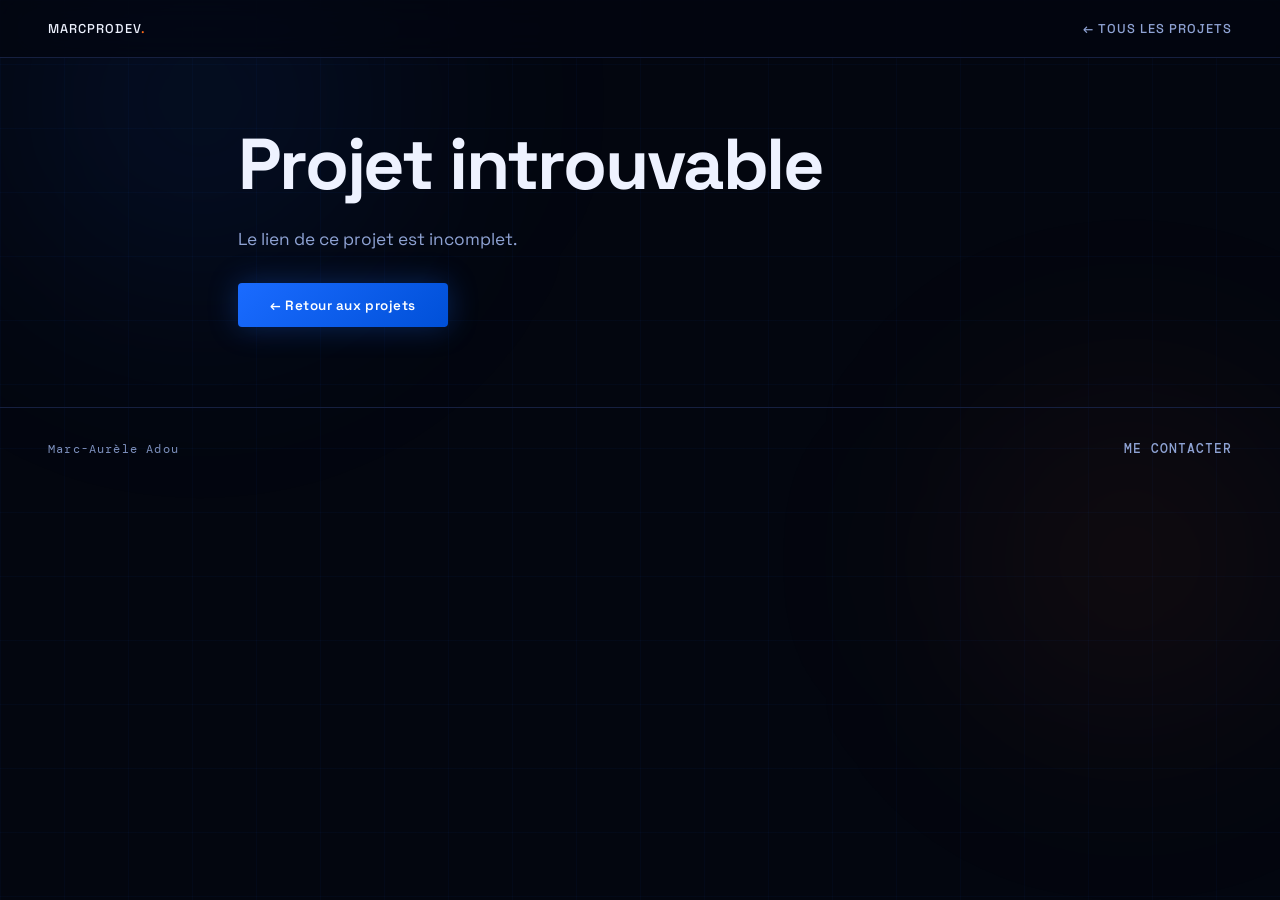
<file: projet.html>
<!DOCTYPE html>
<html lang="fr">
<head>
  <meta charset="UTF-8" />
  <meta name="viewport" content="width=device-width, initial-scale=1.0" />
  <title>Projet — Marc-Aurèle Adou</title>
  <meta name="description" content="Détail d'un projet réalisé par Marc-Aurèle Adou, développeur Full-Stack Web & Mobile à Abidjan." />
  <meta name="theme-color" content="#03060f" />
  <link rel="icon" href="data:image/svg+xml,%3Csvg xmlns='http://www.w3.org/2000/svg' viewBox='0 0 64 64'%3E%3Crect width='64' height='64' rx='12' fill='%2303060f'/%3E%3Ctext x='50%25' y='54%25' dominant-baseline='middle' text-anchor='middle' font-family='Arial,sans-serif' font-weight='800' font-size='38' fill='%23ff6b1a'%3EM%3C/text%3E%3C/svg%3E" />
  <link rel="preconnect" href="https://fonts.googleapis.com" />
  <link rel="preconnect" href="https://fonts.gstatic.com" crossorigin />
  <link href="https://fonts.googleapis.com/css2?family=Clash+Display:wght@400;500;600;700&family=Space+Grotesk:wght@300;400;500;600;700&family=DM+Mono:wght@300;400;500&display=swap" rel="stylesheet" />
  <link rel="stylesheet" href="css/site.css" />
</head>
<body>

<div class="bg-orb bg-orb-1"></div>
<div class="bg-orb bg-orb-2"></div>
<div class="grid-bg"></div>

<nav>
  <div class="nav-logo">
    <a href="index.html">MarcProDev<span class="dot">.</span></a>
  </div>
  <a href="index.html#projects" class="case-back">← Tous les projets</a>
</nav>

<main class="case" id="case">
  <p class="case-lead">Chargement du projet…</p>
</main>

<footer>
  <div class="footer-left">Marc-Aurèle Adou</div>
  <div class="footer-right"><a href="index.html#contact" class="case-back">Me contacter</a></div>
</footer>

<script src="js/config.js"></script>
<script src="js/render.js"></script>
<script src="js/project.js"></script>
</body>
</html>
</file>
<file: css/site.css>
*, *::before, *::after { box-sizing: border-box; margin: 0; padding: 0; }

:root {
  --bg: #03060f;
  --bg2: #060b1a;
  --surface: #0a1128;
  --surface2: #0d1535;
  --border: #162040;
  --border2: #1e2e58;

  --blue: #1a6bff;
  --blue-light: #4d8fff;
  --blue-glow: rgba(26,107,255,0.18);

  --orange: #ff6b1a;
  --orange-light: #ff8a45;
  --orange-glow: rgba(255,107,26,0.18);

  --yellow: #ffd21a;
  --yellow-light: #ffe566;
  --yellow-glow: rgba(255,210,26,0.15);

  --text: #eef2ff;
  --text2: #8fa3d4;
  --text3: #7d90bd;

  --font-display: 'Clash Display', 'Space Grotesk', sans-serif;
  --font-body: 'Space Grotesk', sans-serif;
  --font-mono: 'DM Mono', monospace;

  --radius: 4px;
}

html { scroll-behavior: smooth; }

body {
  background: var(--bg);
  color: var(--text);
  font-family: var(--font-body);
  overflow-x: hidden;
}
a:focus-visible, button:focus-visible { outline: 2px solid var(--yellow); outline-offset: 3px; }

/* ─── CURSOR (souris uniquement, et seulement si le JS tourne) ─── */
#cursor, #cursor-ring { display: none; }
@media (hover: hover) and (pointer: fine) {
  .js body, .js a, .js button { cursor: none; }
  .js #cursor, .js #cursor-ring { display: block; }
}
#cursor {
  position: fixed; width: 10px; height: 10px;
  background: var(--orange); border-radius: 50%;
  pointer-events: none; z-index: 9999;
  transform: translate(-50%,-50%);
  transition: transform 0.1s, background 0.2s;
  mix-blend-mode: screen;
}
#cursor-ring {
  position: fixed; width: 40px; height: 40px;
  border: 1.5px solid rgba(26,107,255,0.5);
  border-radius: 50%; pointer-events: none; z-index: 9998;
  transform: translate(-50%,-50%);
}
body:has(a:hover) #cursor { background: var(--yellow); transform: translate(-50%,-50%) scale(1.6); }
body:has(a:hover) #cursor-ring { border-color: var(--yellow); transform: translate(-50%,-50%) scale(1.2); }

/* ─── BACKGROUND ─── */
.bg-orb {
  position: fixed; border-radius: 50%;
  pointer-events: none; filter: blur(100px); z-index: 0;
}
.bg-orb-1 {
  width: 600px; height: 600px;
  background: radial-gradient(circle, rgba(26,107,255,0.12) 0%, transparent 70%);
  top: -200px; left: -100px;
}
.bg-orb-2 {
  width: 500px; height: 500px;
  background: radial-gradient(circle, rgba(255,107,26,0.09) 0%, transparent 70%);
  bottom: 10%; right: -100px;
}
.bg-orb-3 {
  width: 400px; height: 400px;
  background: radial-gradient(circle, rgba(255,210,26,0.07) 0%, transparent 70%);
  top: 50%; left: 30%;
}
.grid-bg {
  position: fixed; inset: 0; z-index: 0;
  background-image:
    linear-gradient(rgba(26,107,255,0.04) 1px, transparent 1px),
    linear-gradient(90deg, rgba(26,107,255,0.04) 1px, transparent 1px);
  background-size: 64px 64px;
}

/* ─── NAV ─── */
nav {
  position: fixed; top: 0; left: 0; right: 0; z-index: 200;
  display: flex; align-items: center; justify-content: space-between;
  padding: 1.25rem 3rem;
  border-bottom: 1px solid var(--border);
  backdrop-filter: blur(24px) saturate(1.5);
  background: rgba(3,6,15,0.75);
}
.nav-logo {
  font-family: var(--font-display);
  font-size: 1.1rem; font-weight: 700;
  letter-spacing: -0.02em;
  display: flex; align-items: center; gap: 0.5rem;
}
.nav-logo .dot { color: var(--orange); }
.nav-logo .badge {
  font-family: var(--font-mono); font-size: 0.68rem;
  font-weight: 400; padding: 0.15rem 0.5rem;
  background: var(--blue-glow);
  border: 1px solid rgba(26,107,255,0.3);
  color: var(--blue-light); border-radius: 2px;
  letter-spacing: 0.08em;
}
nav ul { list-style: none; display: flex; gap: 2.5rem; align-items: center; }
nav a {
  color: var(--text2); text-decoration: none;
  font-size: 0.8rem; letter-spacing: 0.08em;
  text-transform: uppercase; font-weight: 500;
  transition: color 0.2s;
}
nav a:hover { color: var(--text); }
.nav-cv {
  display: inline-flex; align-items: center; gap: 0.5rem;
  padding: 0.5rem 1rem;
  background: linear-gradient(135deg, var(--orange), #ff4d00);
  color: #fff !important; font-weight: 600 !important;
  border-radius: var(--radius);
  box-shadow: 0 0 20px rgba(255,107,26,0.3);
  transition: all 0.2s !important;
}
.nav-cv:hover { transform: translateY(-2px); box-shadow: 0 4px 28px rgba(255,107,26,0.45) !important; }

/* ─── MENU MOBILE ─── */
.hamburger { display: none; flex-direction: column; gap: 5px; background: none; border: none; padding: 8px; cursor: pointer; }
.hamburger span { display: block; width: 22px; height: 2px; background: var(--text); transition: all 0.3s; }
.hamburger.open span:nth-child(1) { transform: translateY(7px) rotate(45deg); }
.hamburger.open span:nth-child(2) { opacity: 0; }
.hamburger.open span:nth-child(3) { transform: translateY(-7px) rotate(-45deg); }
.mobile-menu {
  display: none; position: fixed; inset: 0; z-index: 150;
  background: rgba(3,6,15,0.97); backdrop-filter: blur(24px);
  flex-direction: column; align-items: center; justify-content: center; gap: 1.75rem;
}
.mobile-menu.open { display: flex; }
.mobile-menu a {
  font-family: var(--font-display); font-size: clamp(1.6rem, 7vw, 2.6rem);
  font-weight: 700; color: var(--text); text-decoration: none; letter-spacing: -0.02em;
}
.mobile-menu a:hover { color: var(--orange-light); }
.mobile-menu .mobile-cv { color: var(--orange-light); }

/* ─── SECTION WRAPPERS ─── */
section { position: relative; z-index: 1; }

/* ─── HERO ─── */
#hero {
  min-height: 100vh;
  display: flex; flex-direction: column; justify-content: center;
  padding: 7rem 3rem 4rem;
  overflow: hidden;
}
.hero-availability {
  display: inline-flex; align-items: center; gap: 0.5rem;
  font-family: var(--font-mono); font-size: 0.74rem;
  letter-spacing: 0.12em; text-transform: uppercase;
  color: var(--blue-light);
  padding: 0.35rem 0.9rem;
  border: 1px solid rgba(26,107,255,0.3);
  background: rgba(26,107,255,0.07);
  border-radius: 2px; margin-bottom: 2.5rem;
  width: fit-content;
  animation: fadeUp 0.7s ease both;
}
.hero-availability .pulse {
  width: 6px; height: 6px; background: #00e676;
  border-radius: 50%; animation: pulse 2s infinite;
}
@keyframes pulse {
  0%,100% { box-shadow: 0 0 0 0 rgba(0,230,118,0.5); }
  50% { box-shadow: 0 0 0 6px rgba(0,230,118,0); }
}

.hero-title {
  font-family: var(--font-display);
  font-size: clamp(4rem, 9vw, 9rem);
  font-weight: 700;
  line-height: 0.92;
  letter-spacing: -0.04em;
  animation: fadeUp 0.7s 0.08s ease both;
}
.hero-title .name-line {
  display: block;
  background: linear-gradient(135deg, #fff 0%, #c4d4ff 100%);
  -webkit-background-clip: text; -webkit-text-fill-color: transparent;
  background-clip: text;
}
.hero-title .role-line {
  display: block;
  background: linear-gradient(135deg, var(--blue) 0%, var(--orange) 60%, var(--yellow) 100%);
  -webkit-background-clip: text; -webkit-text-fill-color: transparent;
  background-clip: text;
}

.hero-role {
  margin-top: 1.75rem;
  font-family: var(--font-display); font-weight: 600;
  font-size: clamp(1.1rem, 2.2vw, 1.6rem); letter-spacing: -0.01em; line-height: 1.3;
  animation: fadeUp 0.7s 0.12s ease both;
}
.hero-role span { color: var(--orange-light); }
.hero-sub {
  display: flex; align-items: flex-start; gap: 3rem;
  margin-top: 2rem;
  animation: fadeUp 0.7s 0.16s ease both;
}
.hero-desc {
  font-size: 1rem; color: var(--text2);
  line-height: 1.85; max-width: 420px;
}
.hero-desc strong { color: var(--text); }
.hero-divider { width: 1px; background: var(--border2); align-self: stretch; flex-shrink: 0; }
.hero-meta {
  display: flex; flex-direction: column; gap: 1.25rem;
  padding-top: 0.25rem;
}
.hero-meta-item {
  display: flex; flex-direction: column; gap: 0.2rem;
}
.hero-meta-label {
  font-family: var(--font-mono); font-size: 0.68rem;
  color: var(--text3); letter-spacing: 0.15em; text-transform: uppercase;
}
.hero-meta-val { font-size: 0.92rem; font-weight: 500; color: var(--text); }
.hero-meta-val.accent { color: var(--blue-light); }

.hero-cta {
  display: flex; gap: 1rem; margin-top: 3.5rem;
  animation: fadeUp 0.7s 0.24s ease both;
}
.btn {
  display: inline-flex; align-items: center; gap: 0.5rem;
  padding: 0.85rem 2rem; font-family: var(--font-body);
  font-size: 0.84rem; font-weight: 600; text-decoration: none;
  border-radius: var(--radius); letter-spacing: 0.04em;
  transition: all 0.22s;
}
.btn-blue {
  background: linear-gradient(135deg, var(--blue), #0050d8);
  color: #fff;
  box-shadow: 0 0 30px rgba(26,107,255,0.3);
}
.btn-blue:hover { transform: translateY(-3px); box-shadow: 0 6px 36px rgba(26,107,255,0.45); }
.btn-ghost {
  border: 1px solid var(--border2); color: var(--text2);
}
.btn-ghost:hover { border-color: rgba(255,107,26,0.5); color: var(--orange-light); }
.btn-cv-hero {
  background: linear-gradient(135deg, var(--orange), #d44a00);
  color: #fff;
  box-shadow: 0 0 24px rgba(255,107,26,0.25);
}
.btn-cv-hero:hover { transform: translateY(-3px); box-shadow: 0 6px 32px rgba(255,107,26,0.4); }

.hero-links {
  display: flex; gap: 1.5rem; margin-top: 1.5rem;
  animation: fadeUp 0.7s 0.3s ease both;
}
.hero-links a {
  font-family: var(--font-mono); font-size: 0.76rem;
  letter-spacing: 0.15em; text-transform: uppercase;
  color: var(--text3); text-decoration: none; transition: color 0.2s;
}
.hero-links a:hover { color: var(--blue-light); }

/* ─── FLOATING CARD ─── */
.hero-card {
  position: absolute; right: 3rem; top: 50%;
  transform: translateY(-50%);
  background: var(--surface);
  border: 1px solid var(--border2);
  border-radius: 8px; padding: 1.5rem;
  width: 240px;
  animation: floatCard 6s ease-in-out infinite;
  box-shadow: 0 20px 60px rgba(0,0,0,0.4), 0 0 40px var(--blue-glow);
}
@keyframes floatCard {
  0%,100% { transform: translateY(-50%) translateY(0); }
  50% { transform: translateY(-50%) translateY(-12px); }
}
.hero-card-title { font-family: var(--font-mono); font-size: 0.68rem; color: var(--text3); letter-spacing: 0.15em; text-transform: uppercase; margin-bottom: 1rem; }
.skill-pill {
  display: inline-flex; align-items: center; gap: 0.35rem;
  font-size: 0.72rem; padding: 0.3rem 0.6rem;
  border-radius: 2px; margin: 0.2rem;
  font-family: var(--font-mono); font-weight: 400;
}
.pill-blue { background: rgba(26,107,255,0.15); color: var(--blue-light); border: 1px solid rgba(26,107,255,0.2); }
.pill-orange { background: rgba(255,107,26,0.15); color: var(--orange-light); border: 1px solid rgba(255,107,26,0.2); }
.pill-yellow { background: rgba(255,210,26,0.12); color: var(--yellow-light); border: 1px solid rgba(255,210,26,0.2); }
.hero-card-code {
  margin-top: 1rem; padding: 0.75rem;
  background: rgba(0,0,0,0.3); border-radius: 4px;
  font-family: var(--font-mono); font-size: 0.66rem;
  line-height: 1.7; color: var(--text3);
}
.hero-card-code .c-blue { color: var(--blue-light); }
.hero-card-code .c-orange { color: var(--orange-light); }
.hero-card-code .c-yellow { color: var(--yellow-light); }
.hero-card-code .c-green { color: #52d9a0; }

/* ─── ABOUT ─── */
#about {
  padding: 8rem 3rem;
  border-top: 1px solid var(--border);
  display: grid;
  grid-template-columns: 1fr 1fr;
  gap: 6rem; align-items: start;
}
.section-eyebrow {
  display: flex; align-items: center; gap: 0.75rem;
  font-family: var(--font-mono); font-size: 0.74rem;
  letter-spacing: 0.18em; text-transform: uppercase;
  color: var(--orange); margin-bottom: 1.5rem;
}
.section-eyebrow::before { content: '//'; opacity: 0.5; }
h2.section-title {
  font-family: var(--font-display);
  font-size: clamp(2rem, 3.5vw, 3.2rem);
  font-weight: 700; line-height: 1.05;
  letter-spacing: -0.03em;
}
.about-text {
  font-size: 0.98rem; color: var(--text2);
  line-height: 1.95; margin-top: 1.5rem;
}
.about-text strong { color: var(--text); }
.about-text + .about-text { margin-top: 0.85rem; }

.about-location {
  display: flex; align-items: center; gap: 0.6rem;
  margin-top: 2rem; font-size: 0.85rem; color: var(--text3);
  font-family: var(--font-mono);
}
.about-location .loc-pin { color: var(--orange); }

.stats-grid {
  display: grid; grid-template-columns: 1fr 1fr;
  gap: 1px; background: var(--border);
  border: 1px solid var(--border);
}
.stat {
  background: var(--surface);
  padding: 2.5rem 2rem;
  position: relative; overflow: hidden;
  transition: background 0.25s;
}
.stat::after {
  content: ''; position: absolute;
  top: 0; left: 0; right: 0; height: 2px;
  background: linear-gradient(90deg, var(--blue), var(--orange));
  transform: scaleX(0); transform-origin: left;
  transition: transform 0.3s ease;
}
.stat:hover::after { transform: scaleX(1); }
.stat:hover { background: var(--surface2); }
.stat-num {
  font-family: var(--font-display);
  font-size: clamp(2.2rem, 5vw, 3.5rem); font-weight: 700; line-height: 1;
  background: linear-gradient(135deg, var(--blue-light), var(--orange));
  -webkit-background-clip: text; -webkit-text-fill-color: transparent;
  background-clip: text;
}
.stat-label {
  font-family: var(--font-mono); font-size: 0.72rem;
  color: var(--text3); letter-spacing: 0.12em;
  text-transform: uppercase; margin-top: 0.5rem;
}

/* ─── SKILLS ─── */
#skills {
  padding: 8rem 3rem;
  border-top: 1px solid var(--border);
}
.skills-head { margin-bottom: 4rem; }
.skills-grid {
  display: grid;
  grid-template-columns: repeat(auto-fill, minmax(280px, 1fr));
  gap: 1px; background: var(--border);
  border: 1px solid var(--border);
}
.skill-card {
  background: var(--surface);
  padding: 2.5rem 2rem;
  position: relative; overflow: hidden;
  transition: background 0.25s;
}
.skill-card:hover { background: var(--surface2); }
.skill-card::before {
  content: ''; position: absolute;
  bottom: 0; left: 0; right: 0; height: 1px;
  background: linear-gradient(90deg, var(--blue), var(--orange), var(--yellow));
  opacity: 0; transition: opacity 0.3s;
}
.skill-card:hover::before { opacity: 1; }
.skill-icon-wrap {
  width: 44px; height: 44px; border-radius: 8px;
  display: flex; align-items: center; justify-content: center;
  font-size: 1.3rem; margin-bottom: 1.25rem;
}
.icon-blue { background: rgba(26,107,255,0.12); border: 1px solid rgba(26,107,255,0.2); }
.icon-orange { background: rgba(255,107,26,0.12); border: 1px solid rgba(255,107,26,0.2); }
.icon-yellow { background: rgba(255,210,26,0.1); border: 1px solid rgba(255,210,26,0.2); }
.icon-purple { background: rgba(130,80,255,0.12); border: 1px solid rgba(130,80,255,0.2); }
.skill-name {
  font-family: var(--font-display);
  font-size: 1.05rem; font-weight: 600;
  margin-bottom: 0.75rem;
}
.skill-list {
  font-size: 0.82rem; color: var(--text2);
  line-height: 2; font-family: var(--font-mono);
}
.skill-list .tag-inline {
  display: inline-block;
  background: rgba(255,255,255,0.04);
  border: 1px solid var(--border2);
  padding: 0.1rem 0.4rem; border-radius: 2px;
  margin: 0.1rem;
}
.skill-list .tag-inline.main {
  background: rgba(26,107,255,0.14); border-color: rgba(26,107,255,0.35);
  color: var(--text);
}
.skill-sub {
  font-family: var(--font-mono); font-size: 0.68rem;
  letter-spacing: 0.14em; text-transform: uppercase;
  color: var(--orange-light); margin-bottom: 0.25rem;
}
.skill-sub.alt { color: var(--text3); margin-top: 1rem; }

/* ─── PARCOURS ─── */
#experience {
  padding: 8rem 3rem;
  border-top: 1px solid var(--border);
}
.exp-head { margin-bottom: 4rem; }
.timeline { position: relative; padding-left: 2.5rem; }
.timeline::before {
  content: ''; position: absolute; left: 0; top: 0.4rem; bottom: 0; width: 1px;
  background: linear-gradient(180deg, var(--blue), var(--orange), transparent);
}
.timeline-item { position: relative; padding-bottom: 3rem; }
.timeline-item:last-child { padding-bottom: 0; }
.timeline-item::before {
  content: ''; position: absolute; left: calc(-2.5rem - 4px); top: 0.35rem;
  width: 9px; height: 9px; border-radius: 50%;
  background: var(--bg); border: 2px solid var(--orange);
}
.exp-period {
  font-family: var(--font-mono); font-size: 0.74rem;
  letter-spacing: 0.12em; text-transform: uppercase;
  color: var(--blue-light); margin-bottom: 0.5rem;
}
.exp-title {
  font-family: var(--font-display);
  font-size: clamp(1.1rem, 2.2vw, 1.45rem);
  font-weight: 700; letter-spacing: -0.02em;
}
.exp-company { font-size: 0.9rem; color: var(--text2); margin-top: 0.25rem; }
.exp-list { list-style: none; margin-top: 0.85rem; max-width: 720px; }
.exp-list li {
  font-size: 0.92rem; color: var(--text2); line-height: 1.75;
  padding-left: 1.1rem; position: relative;
}
.exp-list li::before { content: '›'; position: absolute; left: 0; color: var(--orange); }
.exp-list strong { color: var(--text); font-weight: 600; }
.edu-title {
  font-family: var(--font-display); font-size: clamp(1.3rem, 2.5vw, 1.8rem);
  font-weight: 700; letter-spacing: -0.02em; margin: 4.5rem 0 1.5rem;
}
.edu-grid {
  display: grid; grid-template-columns: repeat(auto-fill, minmax(min(280px, 100%), 1fr));
  gap: 1px; background: var(--border); border: 1px solid var(--border);
}
.edu-card { background: var(--surface); padding: 1.75rem; }
.edu-name { font-family: var(--font-display); font-size: 1.02rem; font-weight: 600; line-height: 1.35; }
.edu-school { font-size: 0.86rem; color: var(--text2); margin-top: 0.35rem; }

/* ─── PROJECTS ─── */
#projects {
  padding: 8rem 3rem;
  border-top: 1px solid var(--border);
}
.projects-head { margin-bottom: 4rem; }
.project-item {
  display: grid;
  grid-template-columns: 60px 1fr auto;
  align-items: start; gap: 2rem;
  padding: 2rem 1.5rem;
  border-top: 1px solid var(--border);
  transition: all 0.25s;
  position: relative; overflow: hidden;
}
.project-item::before {
  content: ''; position: absolute;
  left: 0; top: 0; bottom: 0; width: 2px;
  background: linear-gradient(180deg, var(--blue), var(--orange));
  transform: scaleY(0); transform-origin: bottom;
  transition: transform 0.3s ease;
}
.project-item:hover::before { transform: scaleY(1); }
.project-item:last-child { border-bottom: 1px solid var(--border); }
.project-item:hover { background: rgba(255,255,255,0.018); padding-left: 2rem; }
.project-num {
  font-family: var(--font-display);
  font-size: 0.82rem; font-weight: 700;
  color: var(--text3); transition: color 0.25s;
  letter-spacing: 0.05em;
}
.project-item:hover .project-num { color: var(--orange); }
.project-name {
  font-family: var(--font-display);
  font-size: clamp(1.1rem, 2.2vw, 1.7rem);
  font-weight: 700; letter-spacing: -0.02em;
  margin-bottom: 0.3rem;
}
.project-desc { font-size: 0.92rem; color: var(--text2); line-height: 1.7; margin-bottom: 0.6rem; max-width: 720px; }
.project-context {
  font-family: var(--font-mono); font-size: 0.72rem;
  letter-spacing: 0.1em; text-transform: uppercase;
  color: var(--orange-light); margin-bottom: 0.6rem;
}
.project-facts { display: grid; gap: 0.3rem; margin-bottom: 0.9rem; max-width: 720px; }
.project-facts div { font-size: 0.9rem; color: var(--text2); line-height: 1.7; }
.project-facts b { color: var(--text); font-weight: 600; }
.project-info.has-shot { display: flex; gap: 1.75rem; align-items: flex-start; }
.project-body { min-width: 0; }
.project-shot { flex-shrink: 0; width: 130px; position: relative; }
.project-shot img { display: block; width: 100%; height: auto; }
.project-shot.raw img { border-radius: 14px; border: 1px solid var(--border2); }
/* capture recadrée sur l'écran de l'application */
.project-shot.crop { aspect-ratio: 310 / 635; overflow: hidden; border-radius: 14px; border: 1px solid var(--border2); }
.project-shot.crop img { position: absolute; width: 200%; max-width: none; left: -51.6%; top: -63.8%; }
.project-tags { display: flex; gap: 0.4rem; flex-wrap: wrap; }
.tag {
  font-size: 0.68rem; letter-spacing: 0.08em; text-transform: uppercase;
  padding: 0.22rem 0.6rem;
  border: 1px solid var(--border2); color: var(--text3);
  border-radius: 2px; font-family: var(--font-mono);
  transition: all 0.2s;
}
.project-item:hover .tag { border-color: rgba(26,107,255,0.3); color: var(--blue-light); }
.project-link {
  color: var(--text3); text-decoration: none;
  font-size: 1.1rem; transition: all 0.2s;
  display: inline-flex; align-items: center;
  width: 36px; height: 36px; border-radius: 50%;
  border: 1px solid var(--border2);
  justify-content: center;
}
.project-item:hover .project-link {
  color: var(--yellow); border-color: var(--yellow);
  transform: translate(3px,-3px);
  background: rgba(255,210,26,0.08);
}

/* ─── TÉMOIGNAGES ─── */
#testimonials {
  padding: 8rem 3rem;
  border-top: 1px solid var(--border);
}
.testi-head { margin-bottom: 4rem; }
.testi-grid {
  display: grid; grid-template-columns: repeat(auto-fill, minmax(min(300px, 100%), 1fr));
  gap: 1px; background: var(--border); border: 1px solid var(--border);
}
.testi-card { background: var(--surface); padding: 2rem; }
.testi-quote { font-size: 0.98rem; color: var(--text); line-height: 1.8; font-style: italic; }
.testi-quote::before { content: '“'; color: var(--orange); font-size: 1.6rem; line-height: 0; vertical-align: -0.35em; margin-right: 0.2rem; }
.testi-author { display: flex; align-items: center; gap: 0.75rem; margin-top: 1.5rem; }
.testi-avatar {
  width: 40px; height: 40px; border-radius: 50%; flex-shrink: 0;
  display: flex; align-items: center; justify-content: center;
  background: rgba(26,107,255,0.14); border: 1px solid rgba(26,107,255,0.3);
  color: var(--blue-light); font-family: var(--font-display); font-size: 0.8rem; font-weight: 700;
}
.testi-name { font-size: 0.92rem; font-weight: 600; }
.testi-role { font-size: 0.82rem; color: var(--text2); margin-top: 0.1rem; }

/* ─── CONTACT ─── */
#contact {
  padding: 8rem 3rem 6rem;
  border-top: 1px solid var(--border);
}
.contact-inner { max-width: 760px; margin: 0 auto; text-align: center; }
.contact-big {
  font-family: var(--font-display);
  font-size: clamp(3rem, 7vw, 6.5rem);
  font-weight: 700; letter-spacing: -0.04em; line-height: 1.0;
  margin: 2rem 0;
}
.contact-big .grad {
  background: linear-gradient(135deg, var(--blue) 0%, var(--orange) 50%, var(--yellow) 100%);
  -webkit-background-clip: text; -webkit-text-fill-color: transparent;
  background-clip: text;
}
.contact-desc { font-size: 0.98rem; color: var(--text2); line-height: 1.85; max-width: 460px; margin: 0 auto 2.5rem; }
.contact-actions { display: flex; gap: 1rem; justify-content: center; flex-wrap: wrap; }
.contact-email-badge {
  display: inline-flex; align-items: center; gap: 0.6rem;
  padding: 1rem 1.75rem;
  border: 1px solid var(--border2);
  border-radius: var(--radius);
  color: var(--text); text-decoration: none;
  font-size: 0.85rem; font-weight: 500;
  transition: all 0.22s;
  background: var(--surface);
}
.contact-email-badge:hover {
  border-color: var(--blue);
  background: rgba(26,107,255,0.08);
  transform: translateY(-2px);
}
.social-links {
  display: flex; justify-content: center; gap: 1rem; margin-top: 3rem;
}
.social-link {
  color: var(--text3); text-decoration: none;
  font-size: 0.76rem; letter-spacing: 0.15em;
  text-transform: uppercase; font-family: var(--font-mono);
  display: inline-flex; align-items: center; gap: 0.4rem;
  padding: 0.6rem 1.1rem;
  border: 1px solid var(--border);
  border-radius: var(--radius);
  transition: all 0.2s;
}
.social-link:hover { color: var(--blue-light); border-color: rgba(26,107,255,0.3); background: rgba(26,107,255,0.05); }

/* ─── CV SECTION ─── */
.cv-section {
  margin-top: 4rem;
  padding: 2rem;
  background: var(--surface);
  border: 1px solid var(--border2);
  border-radius: 8px;
  position: relative; overflow: hidden;
}
.cv-section::before {
  content: ''; position: absolute;
  top: 0; left: 0; right: 0; height: 2px;
  background: linear-gradient(90deg, var(--blue), var(--orange), var(--yellow));
}
.cv-section-title {
  font-family: var(--font-mono); font-size: 0.72rem;
  color: var(--text3); letter-spacing: 0.18em; text-transform: uppercase;
  margin-bottom: 1rem;
}
.cv-row { display: flex; align-items: center; gap: 1.5rem; flex-wrap: wrap; justify-content: center; }
.cv-info { font-size: 0.9rem; color: var(--text2); }
.cv-info span { color: var(--text); font-weight: 500; }
.btn-download {
  display: inline-flex; align-items: center; gap: 0.6rem;
  padding: 0.9rem 1.8rem;
  background: linear-gradient(135deg, var(--orange) 0%, #d44a00 100%);
  color: #fff; font-weight: 600; font-size: 0.78rem;
  text-decoration: none; border-radius: var(--radius);
  box-shadow: 0 0 28px rgba(255,107,26,0.3);
  transition: all 0.22s;
  letter-spacing: 0.03em;
}
.btn-download:hover { transform: translateY(-3px); box-shadow: 0 6px 36px rgba(255,107,26,0.45); }
.btn-download svg { width: 16px; height: 16px; }

/* ─── FOOTER ─── */
footer {
  border-top: 1px solid var(--border);
  padding: 2rem 3rem;
  display: flex; justify-content: space-between; align-items: center;
  position: relative; z-index: 1;
}
.footer-left { font-size: 0.74rem; color: var(--text3); font-family: var(--font-mono); letter-spacing: 0.1em; }
.footer-right { display: flex; align-items: center; gap: 0.5rem; font-size: 0.74rem; color: var(--text3); font-family: var(--font-mono); }
.footer-dot { color: var(--orange); }

/* ─── ANIMATIONS ─── */
@keyframes fadeUp {
  from { opacity: 0; transform: translateY(30px); }
  to { opacity: 1; transform: translateY(0); }
}
/* masqué seulement si le JS est là pour le révéler */
.js .reveal {
  opacity: 0; transform: translateY(40px);
  transition: opacity 0.65s ease, transform 0.65s ease;
}
.js .reveal.visible { opacity: 1; transform: none; }
@media (prefers-reduced-motion: reduce) {
  html { scroll-behavior: auto; }
  *, *::before, *::after { animation: none !important; transition: none !important; }
  .js .reveal { opacity: 1; transform: none; }
}

/* ─── SCROLLBAR ─── */
::-webkit-scrollbar { width: 3px; }
::-webkit-scrollbar-track { background: var(--bg); }
::-webkit-scrollbar-thumb { background: var(--border2); }
::-webkit-scrollbar-thumb:hover { background: var(--blue); }

/* ─── RESPONSIVE ─── */
@media (max-width: 1200px) {
  .hero-card { display: none; }
}
@media (max-width: 900px) {
  nav { padding: 1rem 1.5rem; }
  nav ul { display: none; }
  .hamburger { display: flex; }
  #hero { padding: 6rem 1.5rem 3rem; }
  .hero-title { font-size: clamp(2.8rem, 13vw, 6rem); }
  .hero-sub { flex-direction: column; gap: 2rem; }
  .hero-divider { display: none; }
  .hero-meta { flex-direction: row; flex-wrap: wrap; gap: 1.25rem 2rem; }
  .hero-cta { flex-wrap: wrap; }
  #about { grid-template-columns: 1fr; gap: 3rem; padding: 5rem 1.5rem; }
  #skills, #experience, #projects, #testimonials, #contact { padding: 5rem 1.5rem; }
  .stat { padding: 1.5rem 1.25rem; }
  .timeline { padding-left: 1.5rem; }
  .timeline-item::before { left: calc(-1.5rem - 4px); }
  footer { padding: 1.5rem; flex-direction: column; gap: 0.5rem; text-align: center; }
}
@media (max-width: 600px) {
  .nav-logo .badge { display: none; }
  .project-item { grid-template-columns: 1fr auto; gap: 1rem; padding: 1.75rem 0.5rem; }
  .project-item:hover { padding-left: 0.5rem; }
  .project-num { display: none; }
  .project-info.has-shot { flex-direction: column; gap: 1.25rem; }
  .project-shot { width: 150px; }
  .social-links { flex-wrap: wrap; }
}

/* ─── PHOTO (À propos) ─── */
.about-photo {
  display: block; width: 112px; height: 112px; object-fit: cover;
  border-radius: 14px; border: 1px solid var(--border2); margin-top: 1.75rem;
}
.cv-updated { color: var(--text3); font-size: 0.8rem; font-family: var(--font-mono); }
.testi-name a { color: inherit; text-decoration: none; border-bottom: 1px solid var(--border2); }
.testi-name a:hover { color: var(--blue-light); border-color: var(--blue-light); }

/* ─── LIEN VERS LA PAGE PROJET ─── */
.project-more {
  display: inline-block; margin-top: 1rem;
  font-family: var(--font-mono); font-size: 0.76rem; letter-spacing: 0.1em; text-transform: uppercase;
  color: var(--blue-light); text-decoration: none; border-bottom: 1px solid rgba(77,143,255,0.35); padding-bottom: 0.15rem;
}
.project-more:hover { color: var(--yellow); border-color: var(--yellow); }

/* ─── FORMULAIRE DE CONTACT ─── */
.contact-form { display: grid; gap: 1rem; margin: 3rem auto 0; max-width: 560px; text-align: left; }
.contact-form .form-row { display: grid; grid-template-columns: 1fr 1fr; gap: 1rem; }
.contact-form .form-group { display: grid; gap: 0.4rem; }
.contact-form label { font-family: var(--font-mono); font-size: 0.72rem; letter-spacing: 0.1em; text-transform: uppercase; color: var(--text3); }
.contact-form input, .contact-form textarea {
  width: 100%; background: var(--surface); border: 1px solid var(--border2); border-radius: var(--radius);
  color: var(--text); font-family: var(--font-body); font-size: 0.95rem; padding: 0.8rem 1rem;
  transition: border-color 0.2s;
}
.contact-form textarea { min-height: 140px; resize: vertical; line-height: 1.6; }
.contact-form input:focus, .contact-form textarea:focus { border-color: var(--blue-light); outline: none; }
.contact-form button {
  padding: 0.95rem 2rem; border: none; border-radius: var(--radius);
  background: linear-gradient(135deg, var(--blue), #0050d8); color: #fff;
  font-family: var(--font-body); font-size: 0.86rem; font-weight: 600; letter-spacing: 0.04em;
  box-shadow: 0 0 30px rgba(26,107,255,0.3); transition: all 0.22s; cursor: pointer;
}
.contact-form button:hover { transform: translateY(-2px); box-shadow: 0 6px 36px rgba(26,107,255,0.45); }
.contact-form button:disabled { opacity: 0.6; transform: none; }
.contact-form .hp { position: absolute; left: -9999px; width: 1px; height: 1px; overflow: hidden; }
.form-status { font-size: 0.88rem; min-height: 1.3em; text-align: center; color: var(--text2); }
.form-status.ok { color: #52d9a0; }
.form-status.error { color: #ff7a8a; }
@media (max-width: 600px) { .contact-form .form-row { grid-template-columns: 1fr; } }

/* ─── BANDEAU D'APERÇU (admin) ─── */
.preview-bar {
  position: fixed; bottom: 0; left: 0; right: 0; z-index: 300;
  background: var(--orange); color: #000; text-align: center;
  font-size: 0.85rem; font-weight: 600; padding: 0.6rem 1rem;
}

/* ─── PAGE PROJET (projet.html) ─── */
.case { position: relative; z-index: 1; max-width: 900px; margin: 0 auto; padding: 8rem 3rem 5rem; }
.case-title { font-family: var(--font-display); font-size: clamp(2.2rem, 6vw, 4.5rem); font-weight: 700; line-height: 1; letter-spacing: -0.03em; }
.case-lead { font-size: 1.08rem; color: var(--text2); line-height: 1.8; margin: 1.5rem 0; max-width: 720px; }
.case-cta { margin-top: 1.75rem; }
.case-block { margin-top: 3.5rem; padding-top: 2rem; border-top: 1px solid var(--border); }
.case-block h2 { font-family: var(--font-display); font-size: clamp(1.3rem, 3vw, 1.8rem); font-weight: 700; letter-spacing: -0.02em; margin-bottom: 1rem; }
.case-block p { font-size: 1rem; color: var(--text2); line-height: 1.85; max-width: 720px; }
.case-block p + p { margin-top: 0.85rem; }
.case-block p strong { color: var(--text); }
.case-gallery { display: grid; grid-template-columns: repeat(auto-fill, minmax(min(180px, 100%), 1fr)); gap: 1.25rem; margin-top: 0.5rem; }
.case-gallery img { display: block; width: 100%; height: auto; border-radius: 12px; border: 1px solid var(--border2); }
.case-back { color: var(--text2); text-decoration: none; font-size: 0.8rem; letter-spacing: 0.08em; text-transform: uppercase; font-weight: 500; }
.case-back:hover { color: var(--text); }
.nav-logo a { color: inherit; text-decoration: none; }
@media (max-width: 900px) { .case { padding: 6.5rem 1.5rem 4rem; } }
</file>
